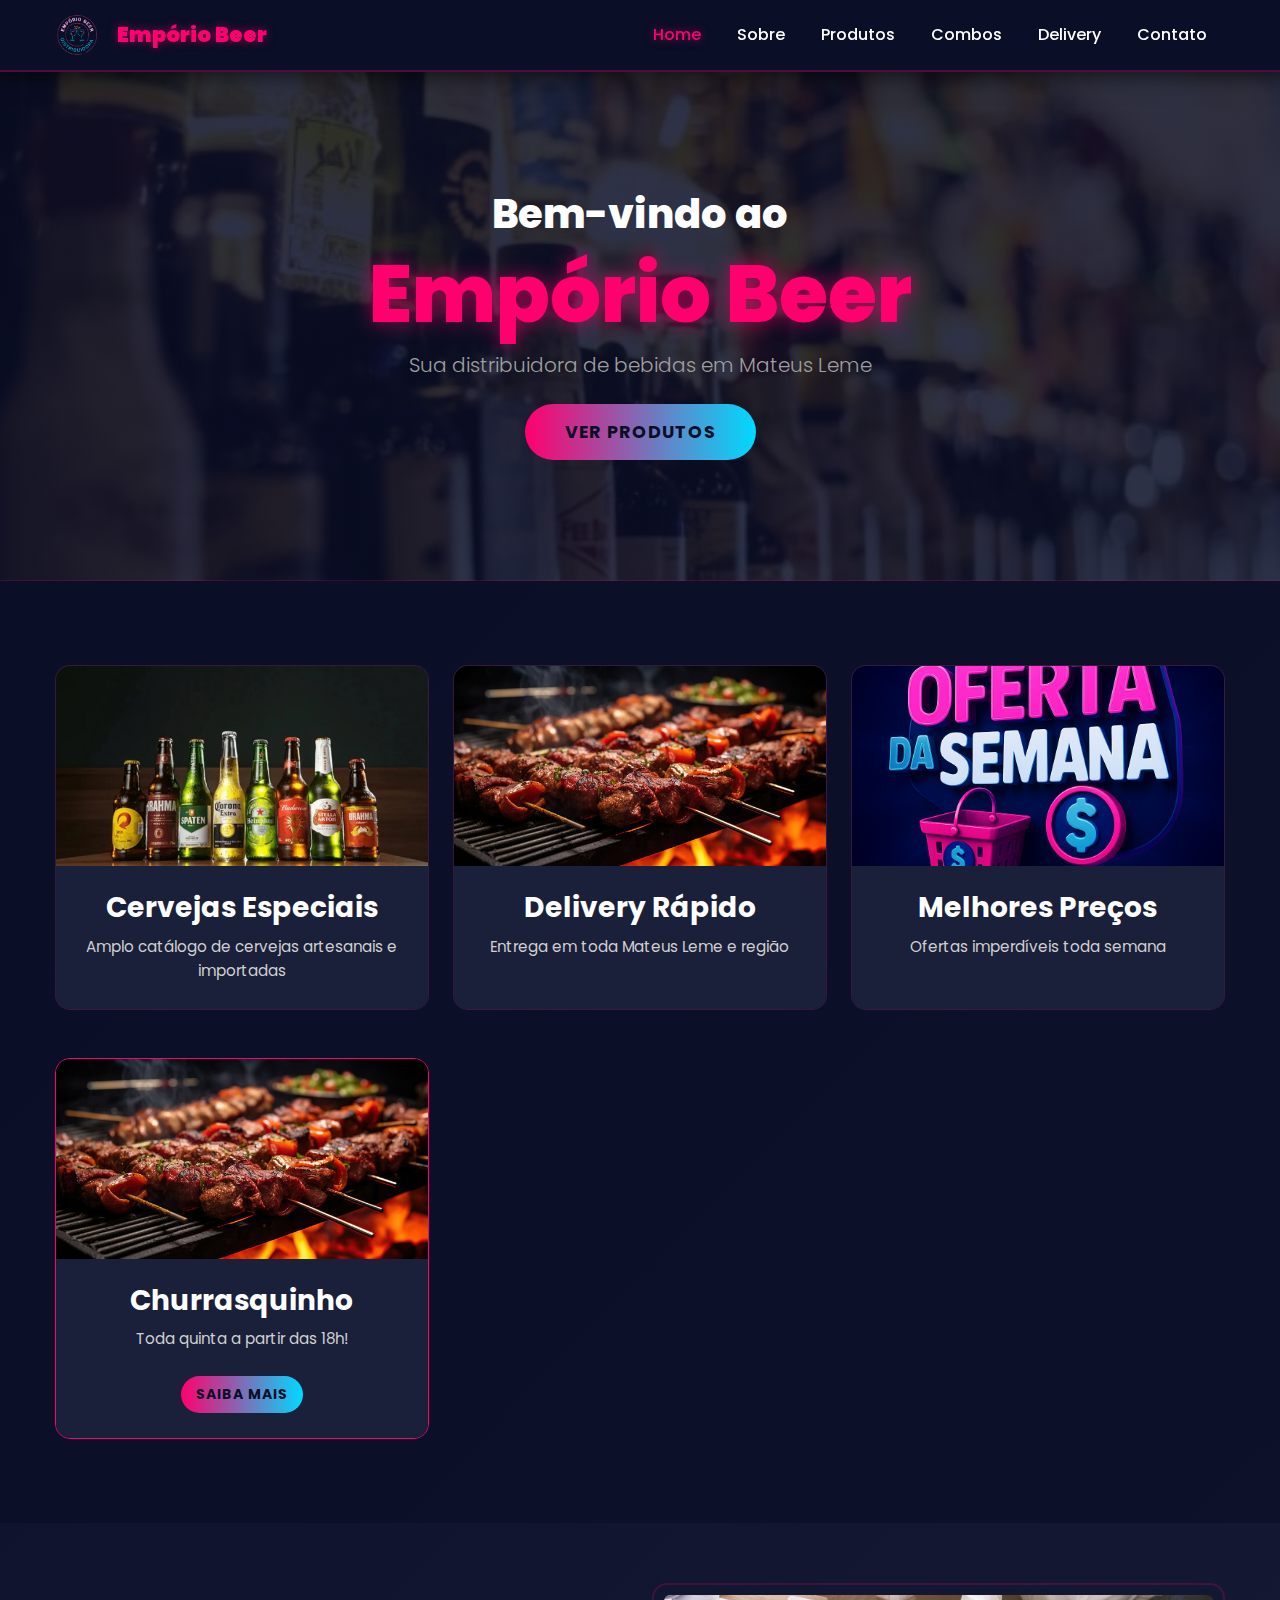
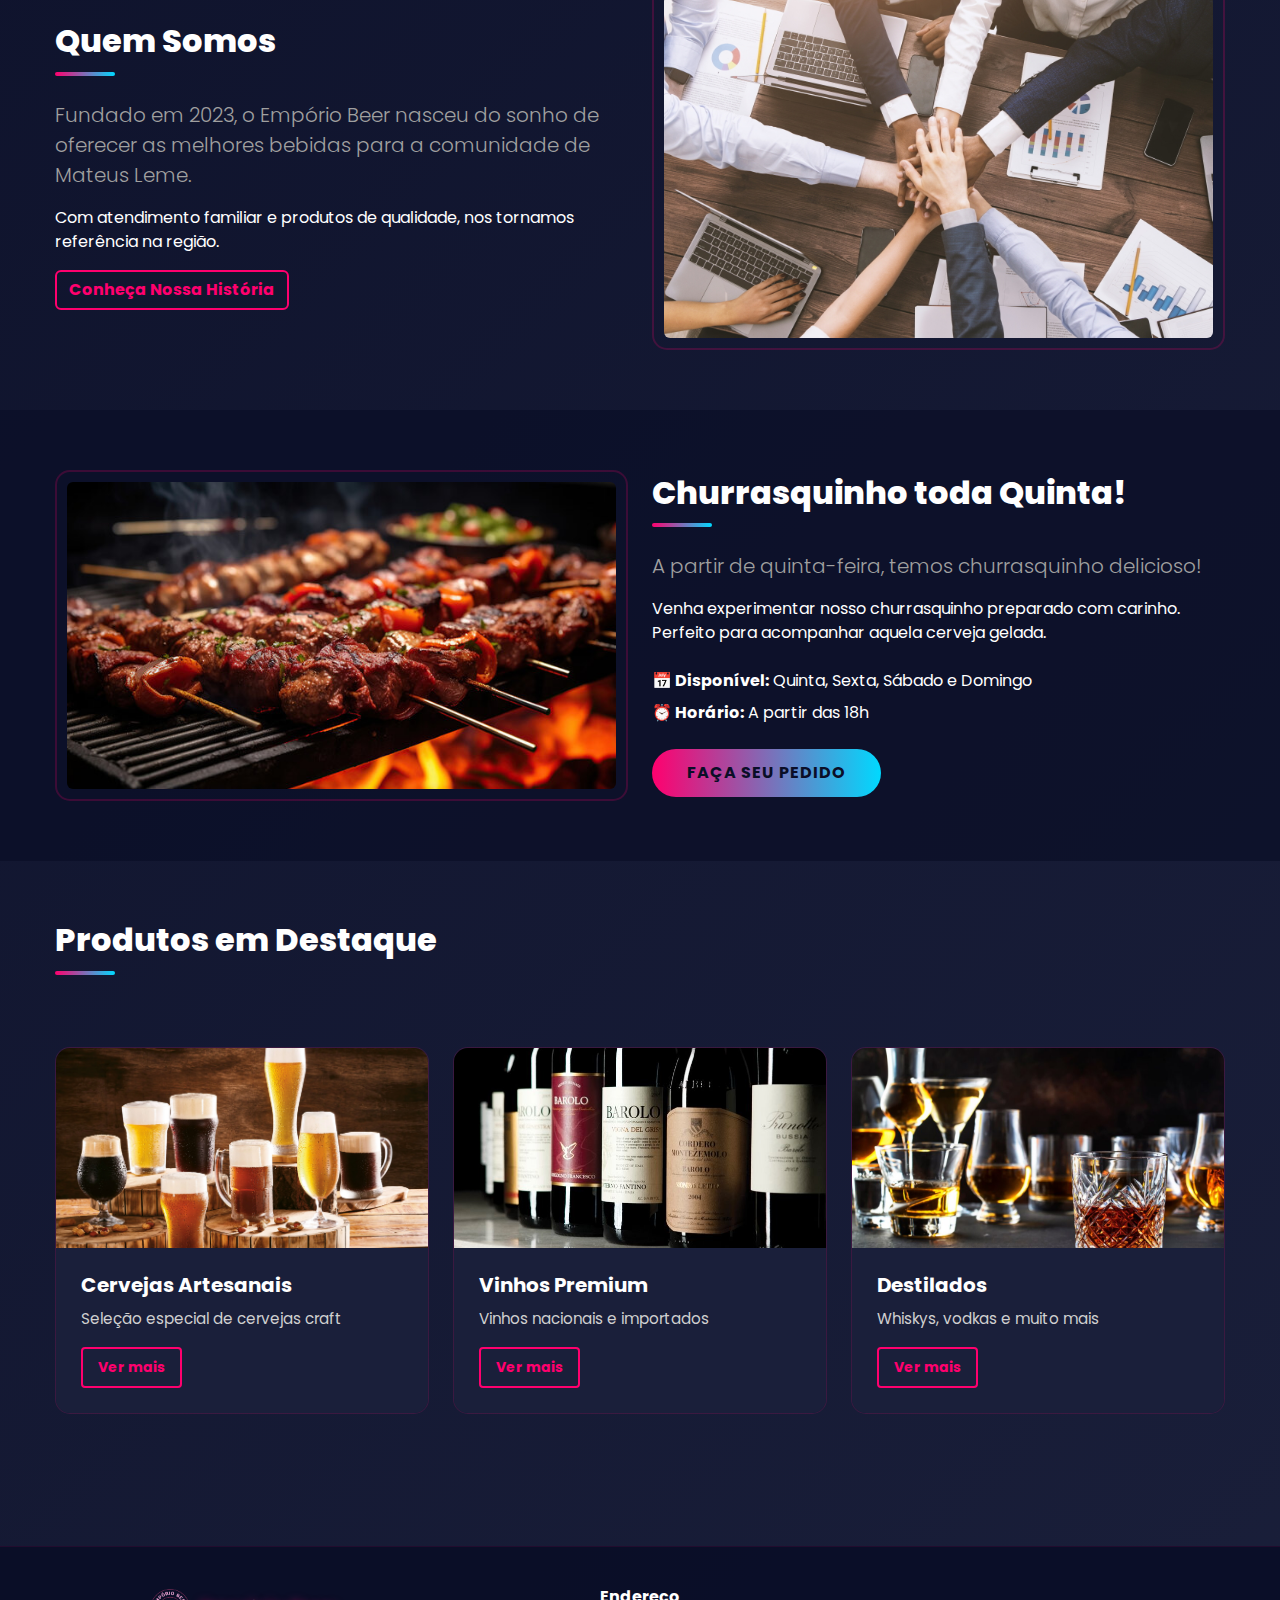
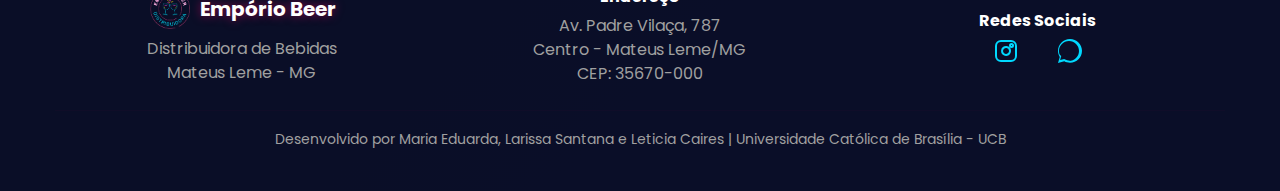
<file: emporio/index.html>
<!DOCTYPE html>
<html lang="pt-BR">
<head>
    <meta charset="UTF-8">
    <meta name="viewport" content="width=device-width, initial-scale=1.0">
    <title>Empório Beer | Home</title>

    <!-- Bootstrap CSS -->
    <link href="https://cdn.jsdelivr.net/npm/bootstrap@5.3.0/dist/css/bootstrap.min.css" rel="stylesheet">
    <!-- CSS Customizado -->
    <link rel="stylesheet" href="css/style.css">
</head>
<body>

    <!-- Navbar -->
    <nav class="navbar navbar-expand-lg navbar-dark fixed-top">
        <div class="container">
            <a class="navbar-brand d-flex align-items-center" href="index.html">
                <img src="img/logo.png" alt="Empório Beer" class="logo-img me-2">
                <span class="neon-text"><strong>Empório Beer</strong></span>
            </a>
            <button class="navbar-toggler" type="button" data-bs-toggle="collapse" data-bs-target="#navbarNav">
                <span class="navbar-toggler-icon"></span>
            </button>
            <div class="collapse navbar-collapse" id="navbarNav">
                <ul class="navbar-nav ms-auto">
                    <li class="nav-item"><a class="nav-link active" href="index.html">Home</a></li>
                    <li class="nav-item"><a class="nav-link" href="sobre.html">Sobre</a></li>
                    <li class="nav-item"><a class="nav-link" href="produtos.html">Produtos</a></li>
                    <li class="nav-item"><a class="nav-link" href="combos.html">Combos</a></li>
                    <li class="nav-item"><a class="nav-link" href="delivery.html">Delivery</a></li>
                    <li class="nav-item"><a class="nav-link" href="contato.html">Contato</a></li>
                </ul>
            </div>
        </div>
    </nav>

    <!-- Hero Section -->
    <section class="hero hero-bg d-flex align-items-center justify-content-center text-center">
        <div class="hero-content">
            <h1 class="display-4 fade-in">Bem-vindo ao</h1>
            <h2 class="display-1 neon-text glow fade-in">Empório Beer</h2>
            <p class="lead mb-4 fade-in">Sua distribuidora de bebidas em Mateus Leme</p>
            <a href="produtos.html" class="btn btn-custom btn-lg fade-in">Ver Produtos</a>
        </div>
    </section>

    <!-- Cards de Destaque -->
    <section class="py-5 bg-dark">
        <div class="container">
            <div class="row g-4">
                <div class="col-md-4">
                    <div class="card bg-dark-custom h-100 text-center scroll-item">
                        <img src="img/cervejas-produtos.webp" class="card-img-top" alt="Cervejas Especiais" style="height: 200px; object-fit: cover;">
                        <div class="card-body">
                            <h3 class="card-title">Cervejas Especiais</h3>
                            <p class="card-text">Amplo catálogo de cervejas artesanais e importadas</p>
                        </div>
                    </div>
                </div>
                <div class="col-md-4">
                    <div class="card bg-dark-custom h-100 text-center scroll-item">
                        <img src="img/360_F_644667408_J39NWDEjs4bHlvma3AzrtucRfc4uWxLH.jpg" class="card-img-top" alt="Delivery Rápido" style="height: 200px; object-fit: cover;">
                        <div class="card-body">
                            <h3 class="card-title">Delivery Rápido</h3>
                            <p class="card-text">Entrega em toda Mateus Leme e região</p>
                        </div>
                    </div>
                </div>
                <div class="col-md-4">
                    <div class="card bg-dark-custom h-100 text-center scroll-item">
                        <img src="img/ofertas.png" class="card-img-top" alt="Melhores Preços" style="height: 200px; object-fit: cover;">
                        <div class="card-body">
                            <h3 class="card-title">Melhores Preços</h3>
                            <p class="card-text">Ofertas imperdíveis toda semana</p>
                        </div>
                    </div>
                </div>
                <div class="col-md-4">
                    <div class="card bg-dark-custom h-100 text-center scroll-item" style="border-color: #ff006e !important;">
                        <img src="img/360_F_644667408_J39NWDEjs4bHlvma3AzrtucRfc4uWxLH.jpg" class="card-img-top" alt="Churrasquinho" style="height: 200px; object-fit: cover;">
                        <div class="card-body">
                            <h3 class="card-title text-pink">Churrasquinho</h3>
                            <p class="card-text">Toda quinta a partir das 18h!</p>
                            <a href="churrasquinho.html" class="btn btn-sm btn-custom mt-2">Saiba Mais</a>
                        </div>
                    </div>
                </div>
            </div>
        </div>
    </section>

    <!-- Sobre (Preview) -->
    <section class="py-5">
        <div class="container">
            <div class="row align-items-center">
                <div class="col-md-6 scroll-item">
                    <h2 class="section-title mb-4">Quem Somos</h2>
                    <p class="lead">
                        Fundado em 2023, o Empório Beer nasceu do sonho de oferecer as melhores bebidas
                        para a comunidade de Mateus Leme.
                    </p>
                    <p>
                        Com atendimento familiar e produtos de qualidade, nos tornamos referência na região.
                    </p>
                    <a href="sobre.html" class="btn btn-outline-custom">Conheça Nossa História</a>
                </div>
                <div class="col-md-6 scroll-item">
                    <div class="neon-box">
                        <img src="img/About-Us.jpg" alt="Empório Beer" class="img-fluid rounded">
                    </div>
                </div>
            </div>
        </div>
    </section>

    <!-- Churrasquinho -->
    <section class="py-5 bg-dark">
        <div class="container">
            <div class="row align-items-center">
                <div class="col-md-6 scroll-item">
                    <div class="neon-box">
                        <img src="img/360_F_644667408_J39NWDEjs4bHlvma3AzrtucRfc4uWxLH.jpg" alt="Churrasquinho" class="img-fluid rounded">
                    </div>
                </div>
                <div class="col-md-6 scroll-item">
                    <h2 class="section-title mb-4">Churrasquinho toda Quinta!</h2>
                    <p class="lead">A partir de quinta-feira, temos churrasquinho delicioso!</p>
                    <p>Venha experimentar nosso churrasquinho preparado com carinho. Perfeito para acompanhar aquela cerveja gelada.</p>
                    <div class="mt-4">
                        <p class="mb-2"><strong>📅 Disponível:</strong> Quinta, Sexta, Sábado e Domingo</p>
                        <p class="mb-2"><strong>⏰ Horário:</strong> A partir das 18h</p>
                    </div>
                    <a href="contato.html" class="btn btn-custom mt-3">Faça seu Pedido</a>
                </div>
            </div>
        </div>
    </section>

    <!-- Produtos Destaque -->
    <section class="py-5">
        <div class="container">
            <h2 class="section-title text-center mb-5 scroll-item">Produtos em Destaque</h2>
            <div class="row g-4">
                <div class="col-md-4">
                    <div class="card bg-dark-custom h-100 scroll-item">
                        <img src="img/cervejas.webp" class="card-img-top" alt="Cervejas Artesanais" style="height: 200px; object-fit: cover;">
                        <div class="card-body">
                            <h5 class="card-title text-pink">Cervejas Artesanais</h5>
                            <p class="card-text">Seleção especial de cervejas craft</p>
                            <a href="produtos.html" class="btn btn-sm btn-outline-custom">Ver mais</a>
                        </div>
                    </div>
                </div>
                <div class="col-md-4">
                    <div class="card bg-dark-custom h-100 scroll-item">
                        <img src="img/vinhos.jpeg" class="card-img-top" alt="Vinhos Premium" style="height: 200px; object-fit: cover;">
                        <div class="card-body">
                            <h5 class="card-title text-pink">Vinhos Premium</h5>
                            <p class="card-text">Vinhos nacionais e importados</p>
                            <a href="produtos.html" class="btn btn-sm btn-outline-custom">Ver mais</a>
                        </div>
                    </div>
                </div>
                <div class="col-md-4">
                    <div class="card bg-dark-custom h-100 scroll-item">
                        <img src="img/Destilados.jpg" class="card-img-top" alt="Destilados" style="height: 200px; object-fit: cover;">
                        <div class="card-body">
                            <h5 class="card-title text-pink">Destilados</h5>
                            <p class="card-text">Whiskys, vodkas e muito mais</p>
                            <a href="produtos.html" class="btn btn-sm btn-outline-custom">Ver mais</a>
                        </div>
                    </div>
                </div>
            </div>
        </div>
    </section>

    <!-- Footer -->
    <footer class="footer py-4 mt-5">
        <div class="container">
            <div class="row align-items-center mb-4">
                <div class="col-md-4 text-center text-md-start">
                    <div class="d-flex align-items-center justify-content-center justify-content-md-start gap-2">
                        <img src="img/logo.png" alt="Empório Beer" class="logo-img">
                        <h5 class="neon-text mb-0">Empório Beer</h5>
                    </div>
                    <p class="mb-0 mt-2">Distribuidora de Bebidas<br>Mateus Leme - MG</p>
                </div>
                <div class="col-md-4 text-center">
                    <h6>Endereço</h6>
                    <p class="mb-0">Av. Padre Vilaça, 787<br>Centro - Mateus Leme/MG<br>CEP: 35670-000</p>
                </div>
                <div class="col-md-4 text-center text-md-end">
                    <h6>Redes Sociais</h6>
                    <div class="social-icons">
                        <a href="https://instagram.com/emporio_beer_distribuidora" class="text-decoration-none me-3" target="_blank" title="Instagram">
                            <svg width="24" height="24" viewBox="0 0 24 24" fill="none" stroke="currentColor" stroke-width="2" style="color: #00d9ff;">
                                <rect x="2" y="2" width="20" height="20" rx="5" ry="5"></rect>
                                <path d="M16 11.37A4 4 0 1 1 12.63 8 4 4 0 0 1 16 11.37z"></path>
                                <circle cx="17.5" cy="6.5" r="1.5"></circle>
                            </svg>
                        </a>
                        <a href="#" class="text-decoration-none" target="_blank" title="WhatsApp">
                            <svg width="24" height="24" viewBox="0 0 24 24" fill="currentColor" style="color: #00d9ff;">
                                <path d="M12 0C5.37 0 0 5.37 0 12c0 2.1.62 4.16 1.76 5.92L0 24l6.29-1.67c1.67.96 3.57 1.47 5.71 1.47 6.63 0 12-5.37 12-12S18.63 0 12 0zm0 21.6c-1.9 0-3.76-.5-5.4-1.43l-.4-.22-4.08 1.09 1.12-4.02-.23-.37C1.49 16.25 1 14.17 1 12c0-5.52 4.48-10 10-10s10 4.48 10 10-4.48 10-10 10z"/>
                            </svg>
                        </a>
                    </div>
                </div>
            </div>
            <hr class="my-3">
            <div class="text-center">
                <p class="mb-0"><small>Desenvolvido por Maria Eduarda, Larissa Santana e Leticia Caires | Universidade Católica de Brasília - UCB</small></p>
            </div>
        </div>
    </footer>

    <!-- Bootstrap JS -->
    <script src="https://cdn.jsdelivr.net/npm/bootstrap@5.3.0/dist/js/bootstrap.bundle.min.js"></script>
    <!-- JavaScript Customizado -->
    <script src="js/script.js"></script>
</body>
</html>
</file>
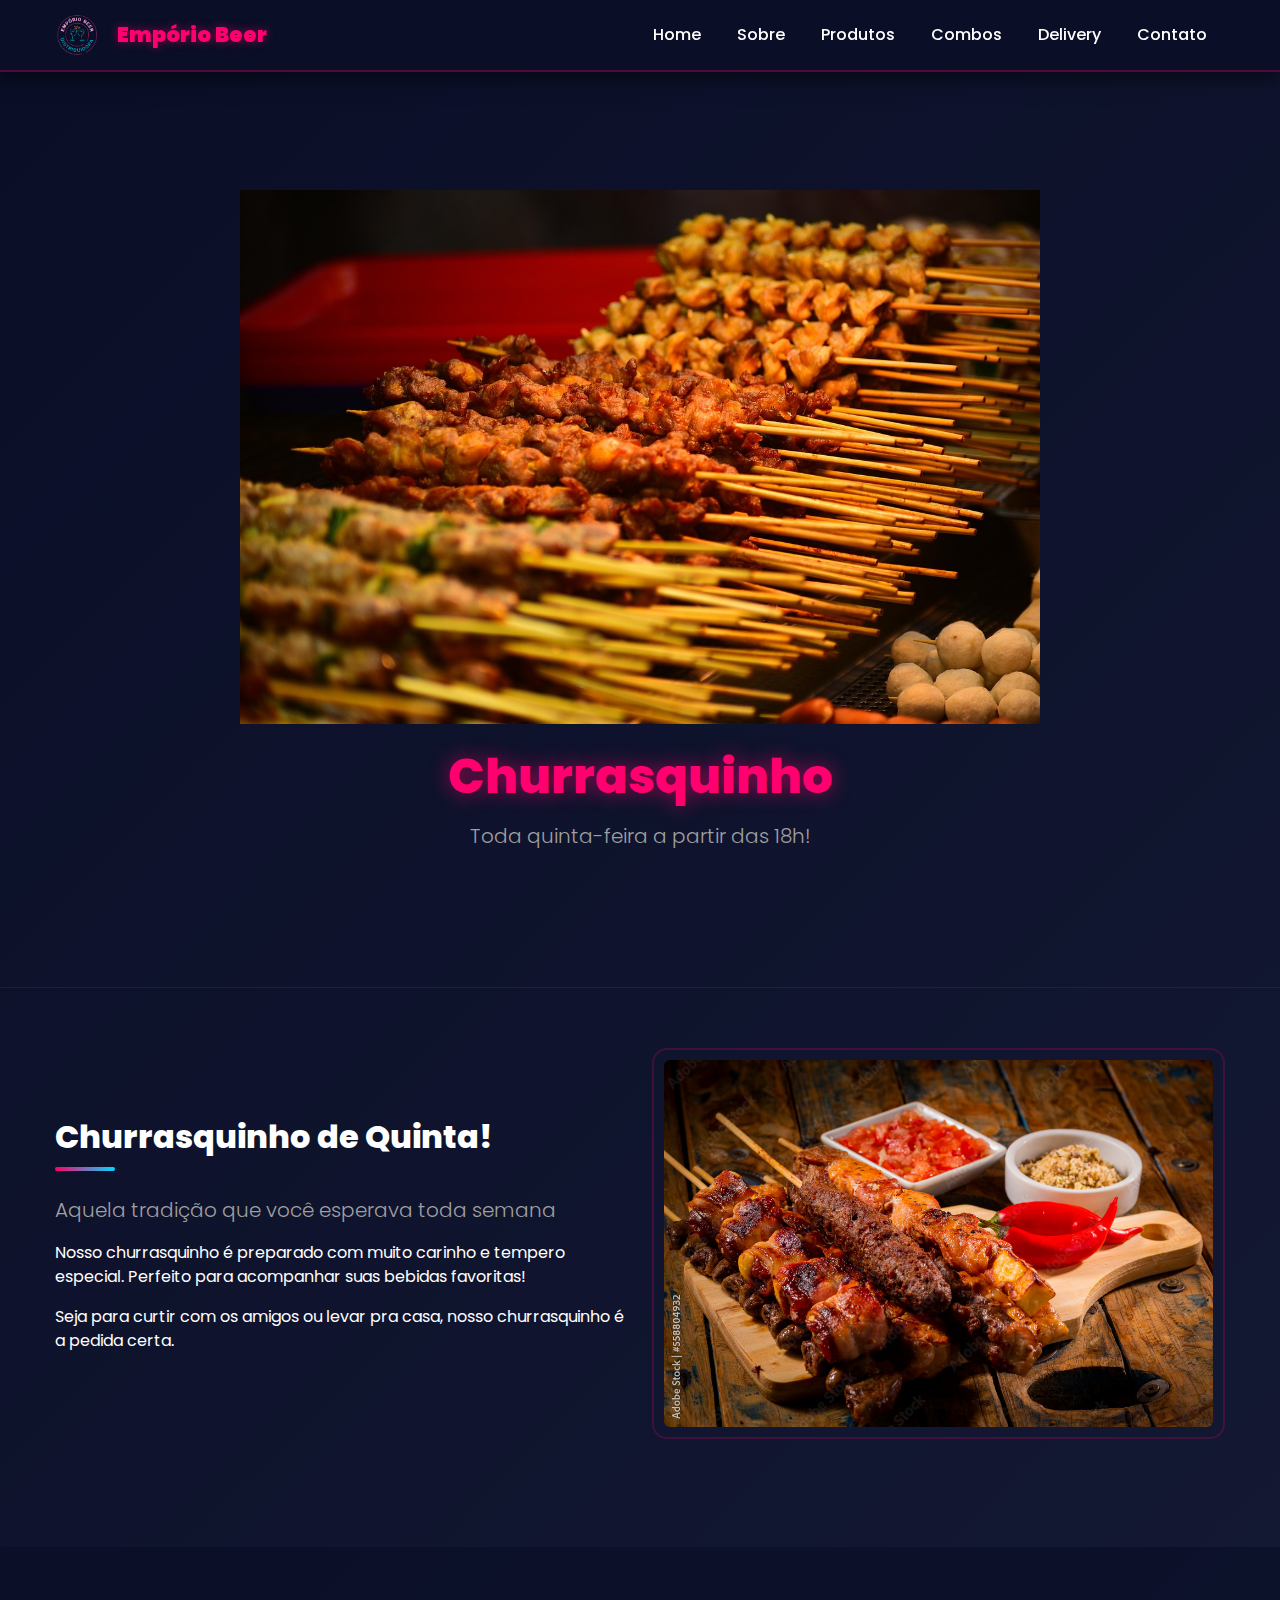
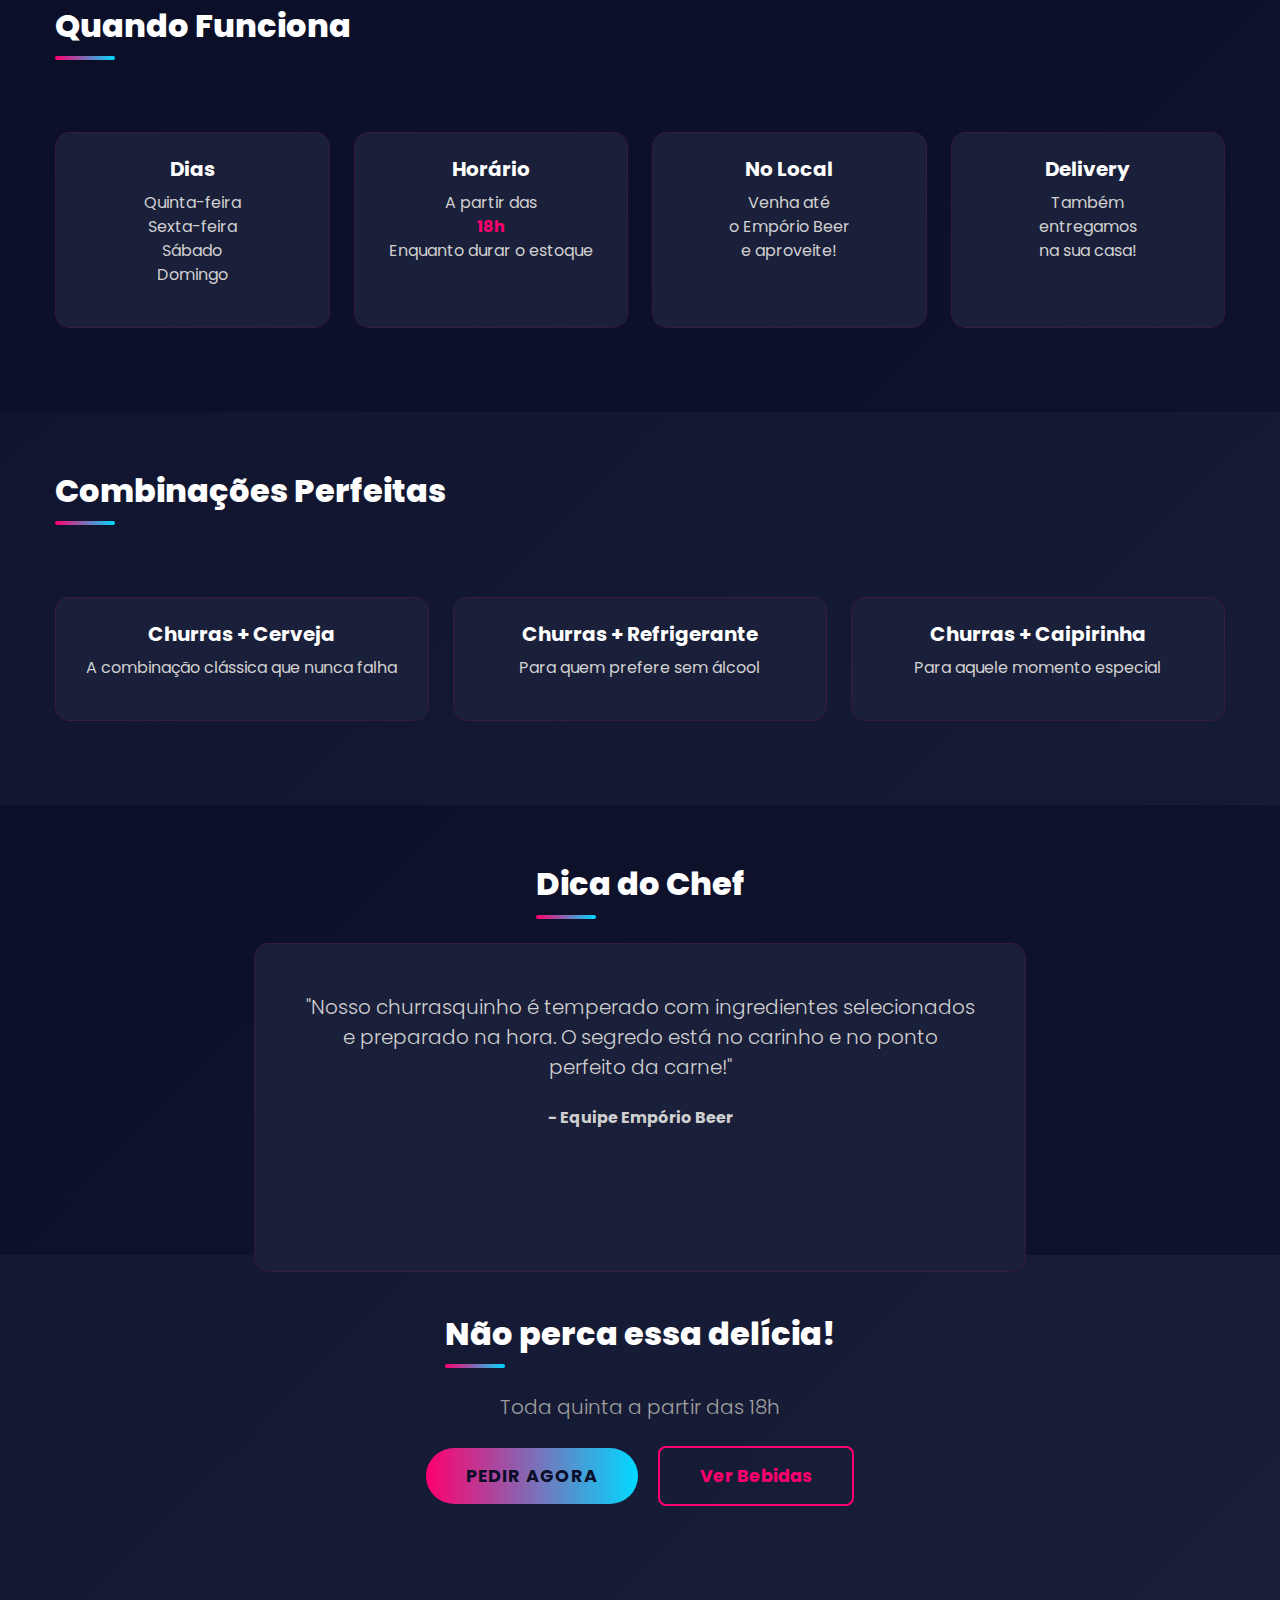
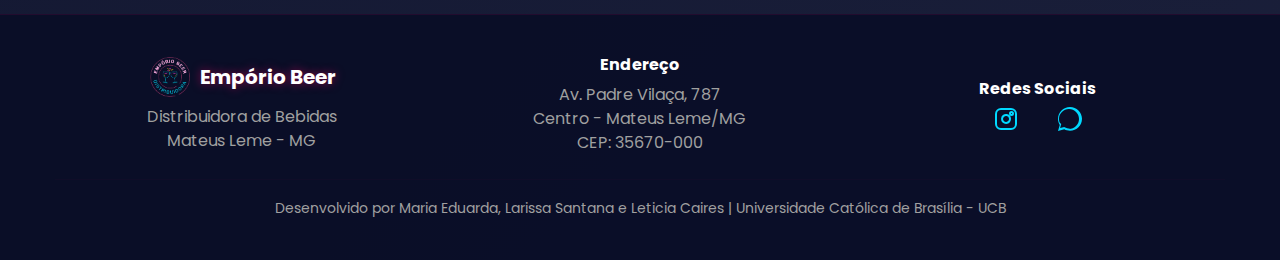
<file: emporio/churrasquinho.html>
<!DOCTYPE html>
<html lang="pt-BR">
<head>
    <meta charset="UTF-8">
    <meta name="viewport" content="width=device-width, initial-scale=1.0">
    <title>Churrasquinho | Empório Beer</title>
    <link href="https://cdn.jsdelivr.net/npm/bootstrap@5.3.0/dist/css/bootstrap.min.css" rel="stylesheet">
    <link rel="stylesheet" href="css/style.css">
</head>
<body>

    <!-- Navbar -->
    <nav class="navbar navbar-expand-lg navbar-dark fixed-top">
        <div class="container">
            <a class="navbar-brand d-flex align-items-center" href="index.html">

                <img src="img/logo.png" alt="Empório Beer" class="logo-img me-2">
                <span class="neon-text"><strong>Empório Beer</strong></span>
            </a>
            <button class="navbar-toggler" type="button" data-bs-toggle="collapse" data-bs-target="#navbarNav">
                <span class="navbar-toggler-icon"></span>
            </button>
            <div class="collapse navbar-collapse" id="navbarNav">
                <ul class="navbar-nav ms-auto">
                    <li class="nav-item"><a class="nav-link" href="index.html">Home</a></li>
                    <li class="nav-item"><a class="nav-link" href="sobre.html">Sobre</a></li>
                    <li class="nav-item"><a class="nav-link" href="produtos.html">Produtos</a></li>
                    <li class="nav-item"><a class="nav-link" href="combos.html">Combos</a></li>
                    <li class="nav-item"><a class="nav-link" href="delivery.html">Delivery</a></li>
                    <li class="nav-item"><a class="nav-link" href="contato.html">Contato</a></li>
                </ul>
            </div>
        </div>
    </nav>

    <!-- Header -->
    <section class="hero d-flex align-items-center justify-content-center text-center" style="min-height: 60vh;">
        <div>
            <div class="mb-4">
                <img src="img/churrascoo.jpg" alt="Churrasquinho" style="max-width: 800px; height: auto;">
            </div>
            <h1 class="display-2 neon-text glow">Churrasquinho</h1>
            <p class="lead">Toda quinta-feira a partir das 18h!</p>
        </div>
    </section>

    <!-- Informações -->
    <section class="py-5">
        <div class="container">
            <div class="row align-items-center mb-5">
                <div class="col-md-6 scroll-item">
                    <h2 class="section-title mb-4">Churrasquinho de Quinta!</h2>
                    <p class="lead">Aquela tradição que você esperava toda semana</p>
                    <p>Nosso churrasquinho é preparado com muito carinho e tempero especial. Perfeito para acompanhar suas bebidas favoritas!</p>
                    <p>Seja para curtir com os amigos ou levar pra casa, nosso churrasquinho é a pedida certa.</p>
                </div>
                <div class="col-md-6 scroll-item">
                    <div class="neon-box">
                        <img src="img/farofa.jpg" alt="Churrasquinho Empório Beer" class="img-fluid rounded">
                    </div>
                </div>
            </div>
        </div>
    </section>

    <!-- Detalhes -->
    <section class="py-5 bg-dark">
        <div class="container">
            <h2 class="section-title text-center mb-5 scroll-item">Quando Funciona</h2>
            <div class="row g-4">
                <div class="col-md-3">
                    <div class="card bg-dark-custom h-100 text-center scroll-item">
                        <div class="card-body p-4">
                            <h5 class="text-pink">Dias</h5>
                            <p>Quinta-feira<br>Sexta-feira<br>Sábado<br>Domingo</p>
                        </div>
                    </div>
                </div>
                <div class="col-md-3">
                    <div class="card bg-dark-custom h-100 text-center scroll-item">
                        <div class="card-body p-4">
                            <h5 class="text-pink">Horário</h5>
                            <p>A partir das<br><strong class="text-pink">18h</strong><br>Enquanto durar o estoque</p>
                        </div>
                    </div>
                </div>
                <div class="col-md-3">
                    <div class="card bg-dark-custom h-100 text-center scroll-item">
                        <div class="card-body p-4">
                            <h5 class="text-pink">No Local</h5>
                            <p>Venha até<br>o Empório Beer<br>e aproveite!</p>
                        </div>
                    </div>
                </div>
                <div class="col-md-3">
                    <div class="card bg-dark-custom h-100 text-center scroll-item">
                        <div class="card-body p-4">
                            <h5 class="text-pink">Delivery</h5>
                            <p>Também<br>entregamos<br>na sua casa!</p>
                        </div>
                    </div>
                </div>
            </div>
        </div>
    </section>

    <!-- Combinações -->
    <section class="py-5">
        <div class="container">
            <h2 class="section-title text-center mb-5 scroll-item">Combinações Perfeitas</h2>
            <div class="row g-4">
                <div class="col-md-4">
                    <div class="card bg-dark-custom h-100 text-center scroll-item">
                        <div class="card-body p-4">
                            <h5 class="text-pink">Churras + Cerveja</h5>
                            <p>A combinação clássica que nunca falha</p>
                        </div>
                    </div>
                </div>
                <div class="col-md-4">
                    <div class="card bg-dark-custom h-100 text-center scroll-item">
                        <div class="card-body p-4">
                            <h5 class="text-pink">Churras + Refrigerante</h5>
                            <p>Para quem prefere sem álcool</p>
                        </div>
                    </div>
                </div>
                <div class="col-md-4">
                    <div class="card bg-dark-custom h-100 text-center scroll-item">
                        <div class="card-body p-4">
                            <h5 class="text-pink">Churras + Caipirinha</h5>
                            <p>Para aquele momento especial</p>
                        </div>
                    </div>
                </div>
            </div>
        </div>
    </section>

    <!-- Dicas -->
    <section class="py-5 bg-dark">
        <div class="container">
            <div class="row">
                <div class="col-md-8 mx-auto text-center">
                    <h2 class="section-title mb-4 scroll-item">Dica do Chef</h2>
                    <div class="card bg-dark-custom scroll-item">
                        <div class="card-body p-5">
                            <p class="lead mb-4">"Nosso churrasquinho é temperado com ingredientes selecionados e preparado na hora. O segredo está no carinho e no ponto perfeito da carne!"</p>
                            <p class="text-pink"><strong>- Equipe Empório Beer</strong></p>
                        </div>
                    </div>
                </div>
            </div>
        </div>
    </section>

    <!-- CTA -->
    <section class="py-5 text-center">
        <div class="container">
            <h3 class="section-title mb-4 scroll-item">Não perca essa delícia!</h3>
            <p class="lead mb-4 scroll-item">Toda quinta a partir das 18h</p>
            <div class="scroll-item">
                <a href="contato.html" class="btn btn-custom btn-lg me-3">Pedir Agora</a>
                <a href="produtos.html" class="btn btn-outline-custom btn-lg">Ver Bebidas</a>
            </div>
        </div>
    </section>

    <!-- Footer -->
    <footer class="footer py-4 mt-5">
        <div class="container">
            <div class="row align-items-center mb-4">
                <div class="col-md-4 text-center text-md-start">
                    <div class="d-flex align-items-center justify-content-center justify-content-md-start gap-2">
                        <img src="img/logo.png" alt="Empório Beer" class="logo-img">
                        <h5 class="neon-text mb-0">Empório Beer</h5>
                    </div>
                    <p class="mb-0 mt-2">Distribuidora de Bebidas<br>Mateus Leme - MG</p>
                </div>
                <div class="col-md-4 text-center">
                    <h6>Endereço</h6>
                    <p class="mb-0">Av. Padre Vilaça, 787<br>Centro - Mateus Leme/MG<br>CEP: 35670-000</p>
                </div>
                <div class="col-md-4 text-center text-md-end">
                    <h6>Redes Sociais</h6>
                    <div class="social-icons">
                        <a href="https://instagram.com/emporio_beer_distribuidora" class="text-decoration-none me-3" target="_blank" title="Instagram">
                            <svg width="24" height="24" viewBox="0 0 24 24" fill="none" stroke="currentColor" stroke-width="2" style="color: #00d9ff;">
                                <rect x="2" y="2" width="20" height="20" rx="5" ry="5"></rect>
                                <path d="M16 11.37A4 4 0 1 1 12.63 8 4 4 0 0 1 16 11.37z"></path>
                                <circle cx="17.5" cy="6.5" r="1.5"></circle>
                            </svg>
                        </a>
                        <a href="#" class="text-decoration-none" target="_blank" title="WhatsApp">
                            <svg width="24" height="24" viewBox="0 0 24 24" fill="currentColor" style="color: #00d9ff;">
                                <path d="M12 0C5.37 0 0 5.37 0 12c0 2.1.62 4.16 1.76 5.92L0 24l6.29-1.67c1.67.96 3.57 1.47 5.71 1.47 6.63 0 12-5.37 12-12S18.63 0 12 0zm0 21.6c-1.9 0-3.76-.5-5.4-1.43l-.4-.22-4.08 1.09 1.12-4.02-.23-.37C1.49 16.25 1 14.17 1 12c0-5.52 4.48-10 10-10s10 4.48 10 10-4.48 10-10 10z"/>
                            </svg>
                        </a>
                    </div>
                </div>
            </div>
            <hr class="my-3">
            <div class="text-center">
                <p class="mb-0"><small>Desenvolvido por Maria Eduarda, Larissa Santana e Leticia Caires | Universidade Católica de Brasília - UCB</small></p>
            </div>
        </div>
    </footer>

    <script src="https://cdn.jsdelivr.net/npm/bootstrap@5.3.0/dist/js/bootstrap.bundle.min.js"></script>
    <script src="js/script.js"></script>
</body>
</html>
</file>
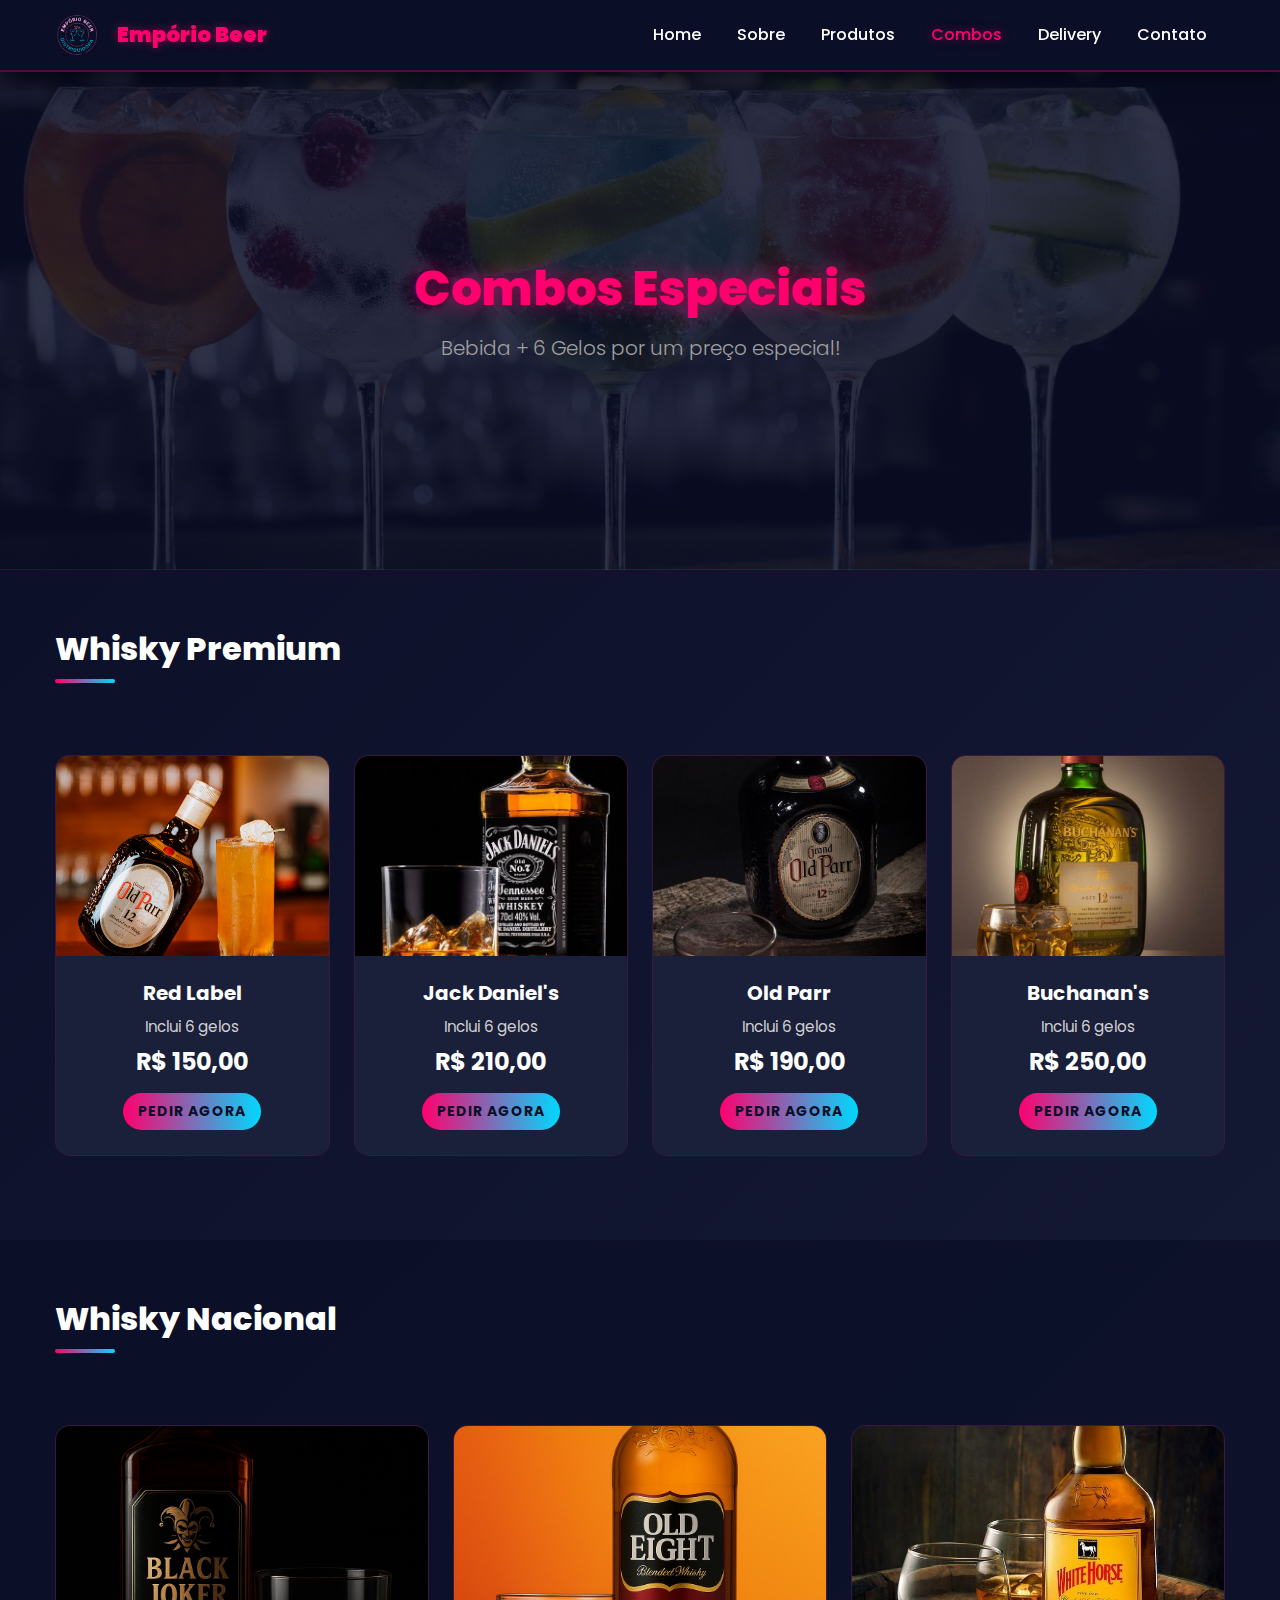
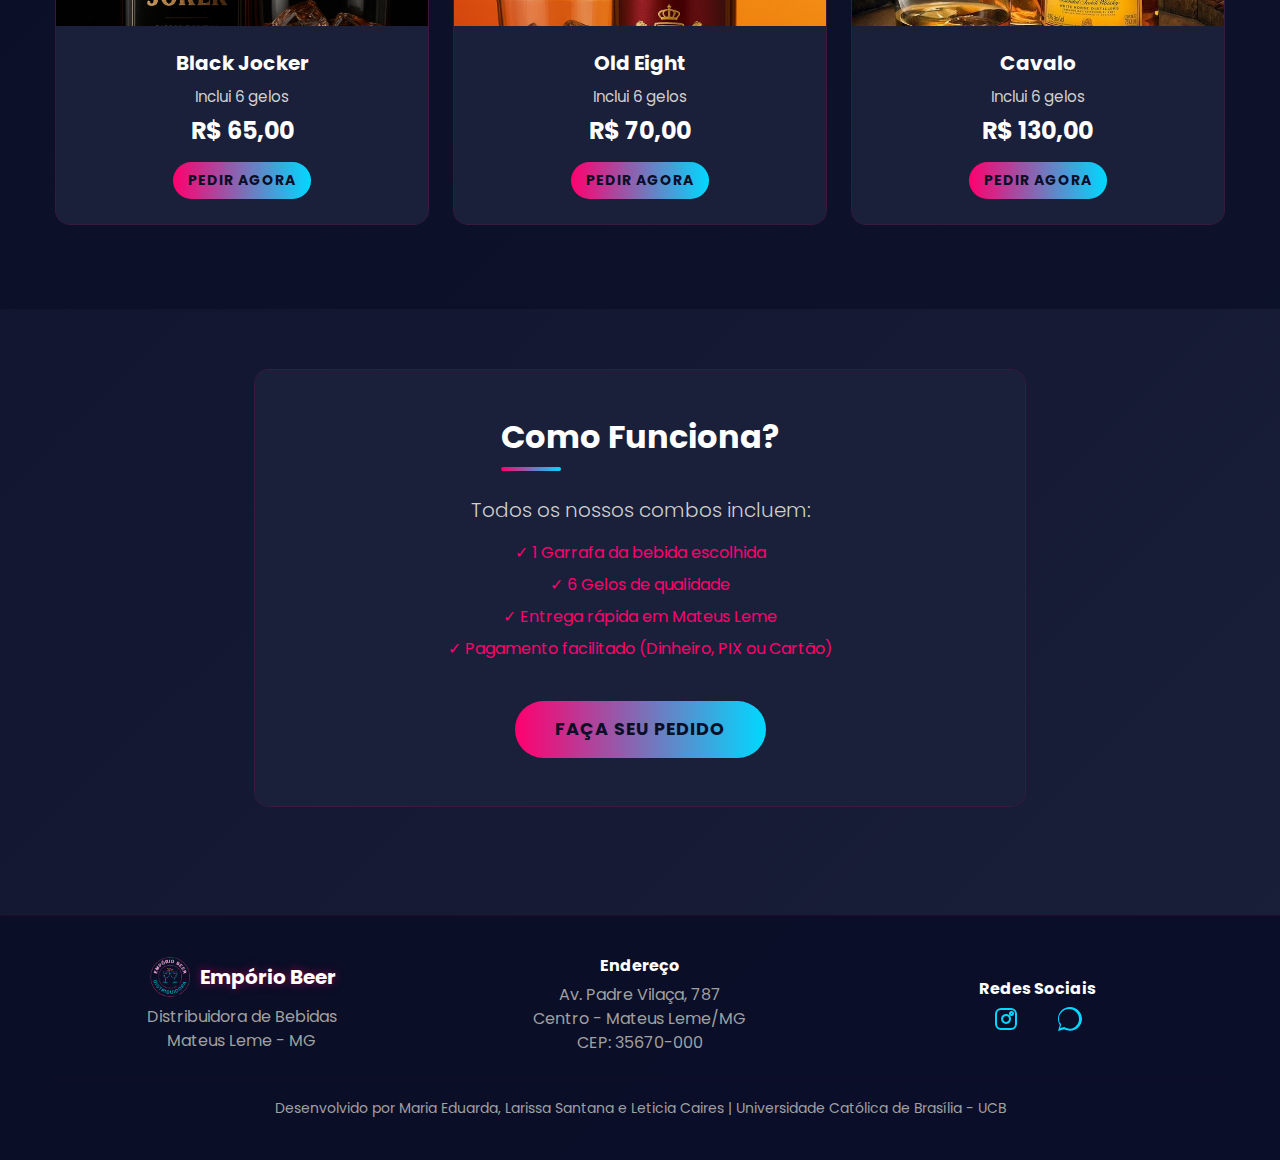
<file: emporio/combos.html>
<!DOCTYPE html>
<html lang="pt-BR">
<head>
    <meta charset="UTF-8">
    <meta name="viewport" content="width=device-width, initial-scale=1.0">
    <title>Combos | Empório Beer</title>
    <link href="https://cdn.jsdelivr.net/npm/bootstrap@5.3.0/dist/css/bootstrap.min.css" rel="stylesheet">
    <link rel="stylesheet" href="css/style.css">
</head>
<body>

    <!-- Navbar -->
    <nav class="navbar navbar-expand-lg navbar-dark fixed-top">
        <div class="container">
            <a class="navbar-brand d-flex align-items-center" href="index.html">

                <img src="img/logo.png" alt="Empório Beer" class="logo-img me-2">
                <span class="neon-text"><strong>Empório Beer</strong></span>
            </a>
            <button class="navbar-toggler" type="button" data-bs-toggle="collapse" data-bs-target="#navbarNav">
                <span class="navbar-toggler-icon"></span>
            </button>
            <div class="collapse navbar-collapse" id="navbarNav">
                <ul class="navbar-nav ms-auto">
                    <li class="nav-item"><a class="nav-link" href="index.html">Home</a></li>
                    <li class="nav-item"><a class="nav-link" href="sobre.html">Sobre</a></li>
                    <li class="nav-item"><a class="nav-link" href="produtos.html">Produtos</a></li>
                    <li class="nav-item"><a class="nav-link active" href="combos.html">Combos</a></li>
                    <li class="nav-item"><a class="nav-link" href="delivery.html">Delivery</a></li>
                    <li class="nav-item"><a class="nav-link" href="contato.html">Contato</a></li>
                </ul>
            </div>
        </div>
    </nav>

    <!-- Header -->
    <section class="hero d-flex align-items-center justify-content-center text-center" style="background: linear-gradient(135deg, rgba(10, 14, 39, 0.85) 0%, rgba(10, 14, 39, 0.85) 100%), url('img/combos.jpg') center/cover no-repeat; min-height: 500px;">
        <div>
            <h1 class="display-2 neon-text glow">Combos Especiais</h1>
            <p class="lead">Bebida + 6 Gelos por um preço especial!</p>
        </div>
    </section>

    <!-- Combos Whisky Premium -->
    <section class="py-5">
        <div class="container">
            <h2 class="section-title text-center mb-5 scroll-item">Whisky Premium</h2>
            <div class="row g-4">
                <div class="col-md-3">
                    <div class="card bg-dark-custom h-100 text-center scroll-item">
                        <img src="img/IG_OP_03_INDOMA╠uVEL_FEED_1080x1350-1.png" class="card-img-top" alt="Red Label" style="height: 200px; object-fit: cover;">
                        <div class="card-body">
                            <h5 class="card-title text-pink">Red Label</h5>
                            <p class="card-text mb-2">Inclui 6 gelos</p>
                            <h4 class="text-pink mb-3">R$ 150,00</h4>
                            <a href="contato.html" class="btn btn-sm btn-custom">Pedir Agora</a>
                        </div>
                    </div>
                </div>
                <div class="col-md-3">
                    <div class="card bg-dark-custom h-100 text-center scroll-item">
                        <img src="img/jackdaniels.jpeg" class="card-img-top" alt="Jack Daniel's" style="height: 200px; object-fit: cover;">
                        <div class="card-body">
                            <h5 class="card-title text-pink">Jack Daniel's</h5>
                            <p class="card-text mb-2">Inclui 6 gelos</p>
                            <h4 class="text-pink mb-3">R$ 210,00</h4>
                            <a href="contato.html" class="btn btn-sm btn-custom">Pedir Agora</a>
                        </div>
                    </div>
                </div>
                <div class="col-md-3">
                    <div class="card bg-dark-custom h-100 text-center scroll-item">
                        <img src="img/oldpar2.jpeg" class="card-img-top" alt="Old Parr" style="height: 200px; object-fit: cover;">
                        <div class="card-body">
                            <h5 class="card-title text-pink">Old Parr</h5>
                            <p class="card-text mb-2">Inclui 6 gelos</p>
                            <h4 class="text-pink mb-3">R$ 190,00</h4>
                            <a href="contato.html" class="btn btn-sm btn-custom">Pedir Agora</a>
                        </div>
                    </div>
                </div>
                <div class="col-md-3">
                    <div class="card bg-dark-custom h-100 text-center scroll-item">
                        <img src="img/old.jpeg" class="card-img-top" alt="Buchanan's" style="height: 200px; object-fit: cover;">
                        <div class="card-body">
                            <h5 class="card-title text-pink">Buchanan's</h5>
                            <p class="card-text mb-2">Inclui 6 gelos</p>
                            <h4 class="text-pink mb-3">R$ 250,00</h4>
                            <a href="contato.html" class="btn btn-sm btn-custom">Pedir Agora</a>
                        </div>
                    </div>
                </div>
            </div>
        </div>
    </section>

    <!-- Combos Whisky Nacional -->
    <section class="py-5 bg-dark">
        <div class="container">
            <h2 class="section-title text-center mb-5 scroll-item">Whisky Nacional</h2>
            <div class="row g-4 justify-content-center">
                <div class="col-md-4">
                    <div class="card bg-dark-custom h-100 text-center scroll-item">
                        <img src="img/blackjack.jpeg" class="card-img-top" alt="Black Jocker" style="height: 200px; object-fit: cover;">
                        <div class="card-body">
                            <h5 class="card-title text-pink">Black Jocker</h5>
                            <p class="card-text mb-2">Inclui 6 gelos</p>
                            <h4 class="text-pink mb-3">R$ 65,00</h4>
                            <a href="contato.html" class="btn btn-sm btn-custom">Pedir Agora</a>
                        </div>
                    </div>
                </div>
                <div class="col-md-4">
                    <div class="card bg-dark-custom h-100 text-center scroll-item">
                        <img src="img/oldeight.jpeg" class="card-img-top" alt="Old Eight" style="height: 200px; object-fit: cover;">
                        <div class="card-body">
                            <h5 class="card-title text-pink">Old Eight</h5>
                            <p class="card-text mb-2">Inclui 6 gelos</p>
                            <h4 class="text-pink mb-3">R$ 70,00</h4>
                            <a href="contato.html" class="btn btn-sm btn-custom">Pedir Agora</a>
                        </div>
                    </div>
                </div>
                <div class="col-md-4">
                    <div class="card bg-dark-custom h-100 text-center scroll-item">
                        <img src="img/whirhorse.jpeg" class="card-img-top" alt="Cavalo" style="height: 200px; object-fit: cover;">
                        <div class="card-body">
                            <h5 class="card-title text-pink">Cavalo</h5>
                            <p class="card-text mb-2">Inclui 6 gelos</p>
                            <h4 class="text-pink mb-3">R$ 130,00</h4>
                            <a href="contato.html" class="btn btn-sm btn-custom">Pedir Agora</a>
                        </div>
                    </div>
                </div>
            </div>
        </div>
    </section>

    <!-- Informações Adicionais -->
    <section class="py-5">
        <div class="container">
            <div class="row">
                <div class="col-md-8 mx-auto">
                    <div class="card bg-dark-custom scroll-item">
                        <div class="card-body p-5 text-center">
                            <h3 class="section-title mb-4">Como Funciona?</h3>
                            <p class="lead mb-3">Todos os nossos combos incluem:</p>
                            <ul class="list-unstyled">
                                <li class="mb-2"><span class="text-pink">✓ 1 Garrafa da bebida escolhida</span></li>
                                <li class="mb-2"><span class="text-pink">✓ 6 Gelos de qualidade</span></li>
                                <li class="mb-2"><span class="text-pink">✓ Entrega rápida em Mateus Leme</span></li>
                                <li class="mb-2"><span class="text-pink">✓ Pagamento facilitado (Dinheiro, PIX ou Cartão)</span></li>
                            </ul>
                            <a href="contato.html" class="btn btn-custom btn-lg mt-4">Faça seu Pedido</a>
                        </div>
                    </div>
                </div>
            </div>
        </div>
    </section>

    <!-- Footer -->
    <footer class="footer py-4 mt-5">
        <div class="container">
            <div class="row align-items-center mb-4">
                <div class="col-md-4 text-center text-md-start">
                    <div class="d-flex align-items-center justify-content-center justify-content-md-start gap-2">
                        <img src="img/logo.png" alt="Empório Beer" class="logo-img">
                        <h5 class="neon-text mb-0">Empório Beer</h5>
                    </div>
                    <p class="mb-0 mt-2">Distribuidora de Bebidas<br>Mateus Leme - MG</p>
                </div>
                <div class="col-md-4 text-center">
                    <h6>Endereço</h6>
                    <p class="mb-0">Av. Padre Vilaça, 787<br>Centro - Mateus Leme/MG<br>CEP: 35670-000</p>
                </div>
                <div class="col-md-4 text-center text-md-end">
                    <h6>Redes Sociais</h6>
                    <div class="social-icons">
                        <a href="https://instagram.com/emporio_beer_distribuidora" class="text-decoration-none me-3" target="_blank" title="Instagram">
                            <svg width="24" height="24" viewBox="0 0 24 24" fill="none" stroke="currentColor" stroke-width="2" style="color: #00d9ff;">
                                <rect x="2" y="2" width="20" height="20" rx="5" ry="5"></rect>
                                <path d="M16 11.37A4 4 0 1 1 12.63 8 4 4 0 0 1 16 11.37z"></path>
                                <circle cx="17.5" cy="6.5" r="1.5"></circle>
                            </svg>
                        </a>
                        <a href="#" class="text-decoration-none" target="_blank" title="WhatsApp">
                            <svg width="24" height="24" viewBox="0 0 24 24" fill="currentColor" style="color: #00d9ff;">
                                <path d="M12 0C5.37 0 0 5.37 0 12c0 2.1.62 4.16 1.76 5.92L0 24l6.29-1.67c1.67.96 3.57 1.47 5.71 1.47 6.63 0 12-5.37 12-12S18.63 0 12 0zm0 21.6c-1.9 0-3.76-.5-5.4-1.43l-.4-.22-4.08 1.09 1.12-4.02-.23-.37C1.49 16.25 1 14.17 1 12c0-5.52 4.48-10 10-10s10 4.48 10 10-4.48 10-10 10z"/>
                            </svg>
                        </a>
                    </div>
                </div>
            </div>
            <hr class="my-3">
            <div class="text-center">
                <p class="mb-0"><small>Desenvolvido por Maria Eduarda, Larissa Santana e Leticia Caires | Universidade Católica de Brasília - UCB</small></p>
            </div>
        </div>
    </footer>

    <script src="https://cdn.jsdelivr.net/npm/bootstrap@5.3.0/dist/js/bootstrap.bundle.min.js"></script>
    <script src="js/script.js"></script>
</body>
</html>
</file>
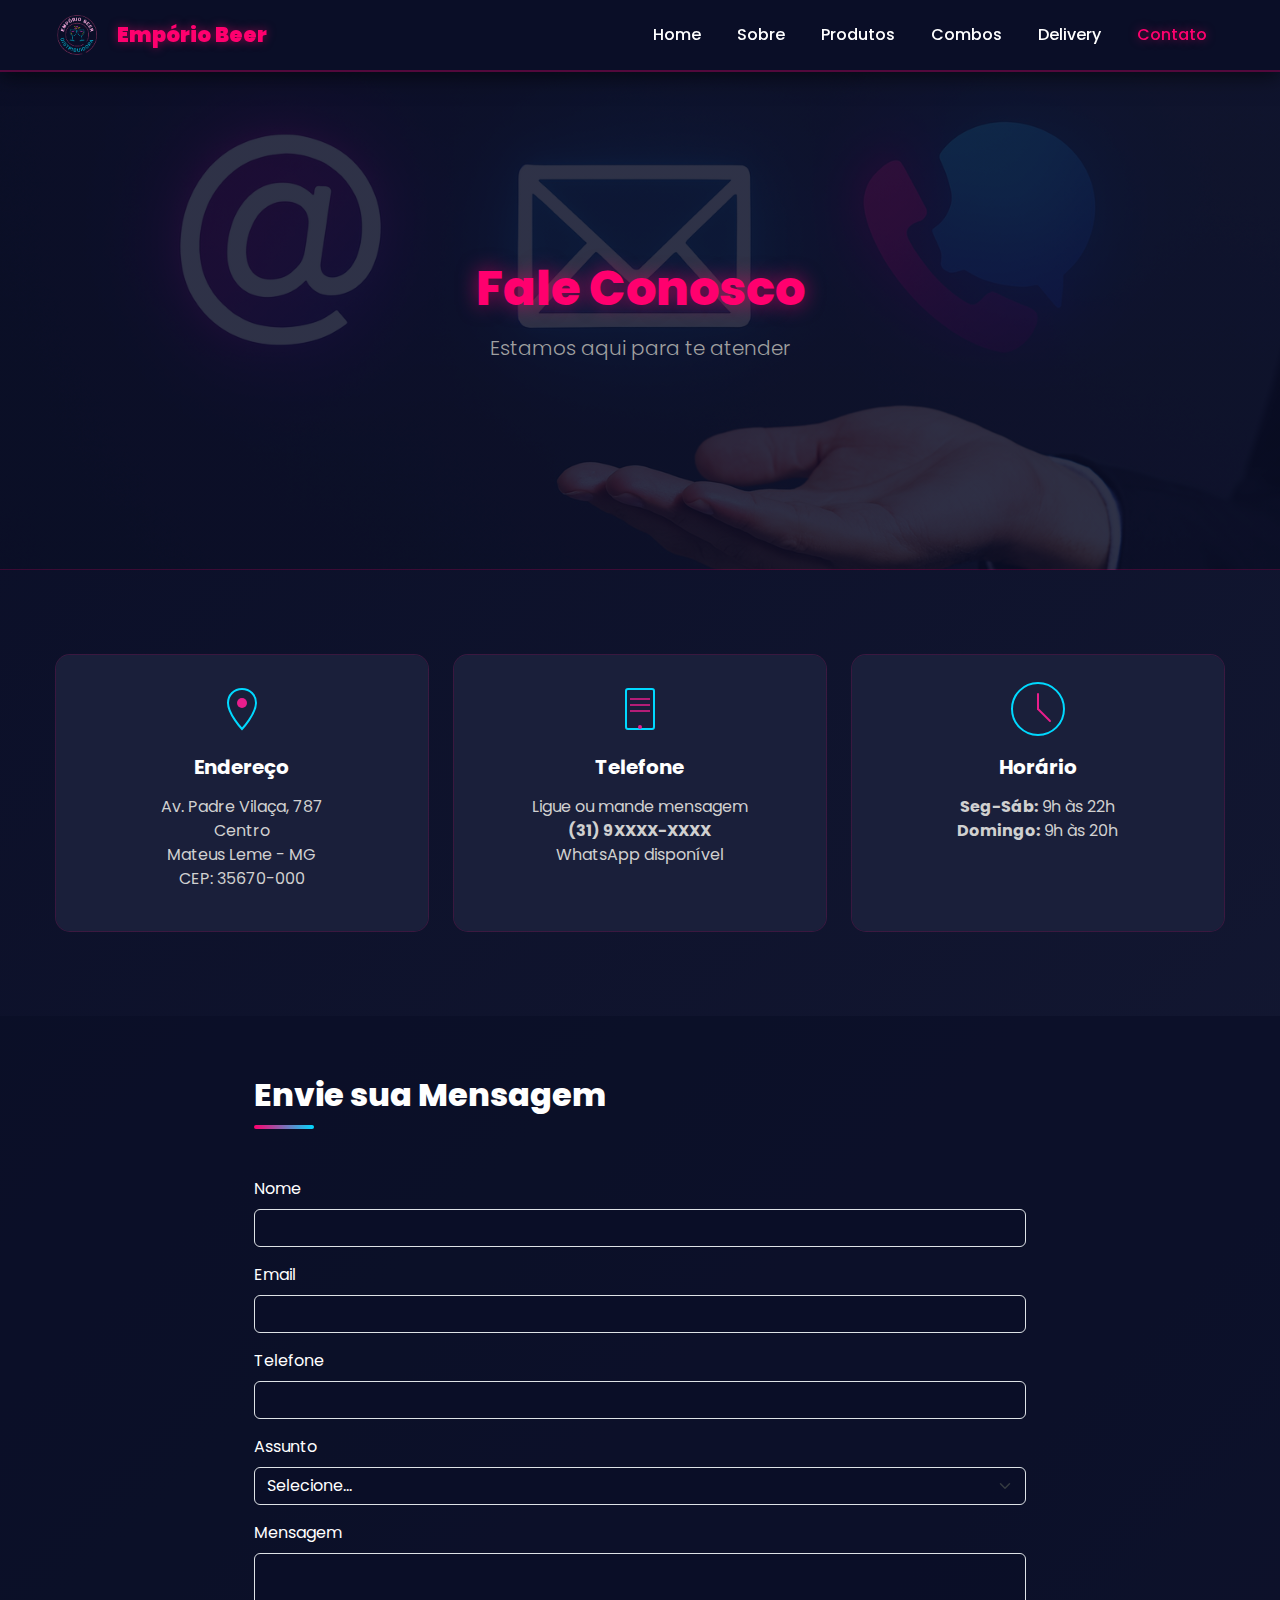
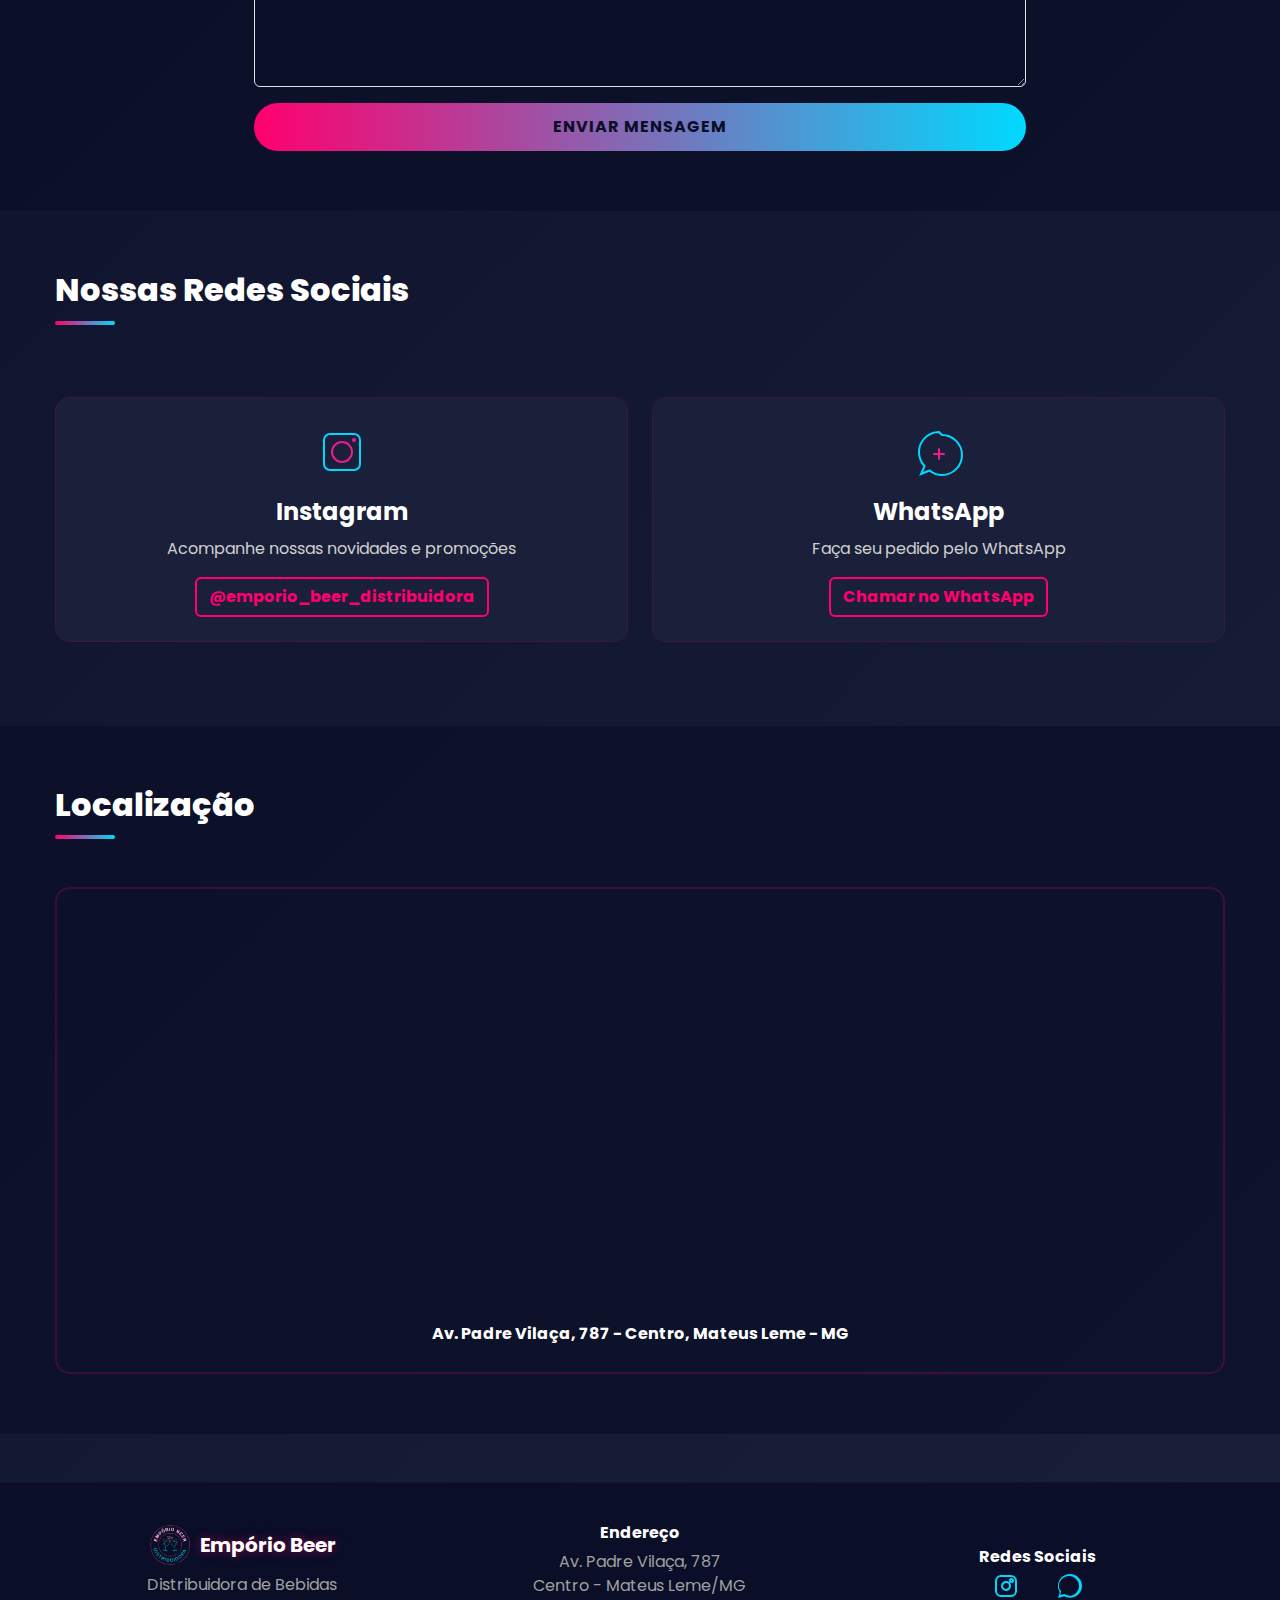
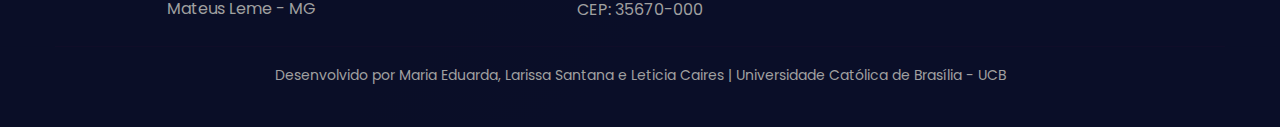
<file: emporio/contato.html>
<!DOCTYPE html>
<html lang="pt-BR">
<head>
    <meta charset="UTF-8">
    <meta name="viewport" content="width=device-width, initial-scale=1.0">
    <title>Contato | Empório Beer</title>
    <link href="https://cdn.jsdelivr.net/npm/bootstrap@5.3.0/dist/css/bootstrap.min.css" rel="stylesheet">
    <link rel="stylesheet" href="css/style.css">
</head>
<body>

    <!-- Navbar -->
    <nav class="navbar navbar-expand-lg navbar-dark fixed-top">
        <div class="container">
            <a class="navbar-brand d-flex align-items-center" href="index.html">

                <img src="img/logo.png" alt="Empório Beer" class="logo-img me-2">
                <span class="neon-text"><strong>Empório Beer</strong></span>
            </a>
            <button class="navbar-toggler" type="button" data-bs-toggle="collapse" data-bs-target="#navbarNav">
                <span class="navbar-toggler-icon"></span>
            </button>
            <div class="collapse navbar-collapse" id="navbarNav">
                <ul class="navbar-nav ms-auto">
                    <li class="nav-item"><a class="nav-link" href="index.html">Home</a></li>
                    <li class="nav-item"><a class="nav-link" href="sobre.html">Sobre</a></li>
                    <li class="nav-item"><a class="nav-link" href="produtos.html">Produtos</a></li>
                    <li class="nav-item"><a class="nav-link" href="combos.html">Combos</a></li>
                    <li class="nav-item"><a class="nav-link" href="delivery.html">Delivery</a></li>
                    <li class="nav-item"><a class="nav-link active" href="contato.html">Contato</a></li>
                </ul>
            </div>
        </div>
    </nav>

    <!-- Header -->
    <section class="hero d-flex align-items-center justify-content-center text-center" style="background: linear-gradient(135deg, rgba(10, 14, 39, 0.85) 0%, rgba(10, 14, 39, 0.85) 100%), url('img/faleconosco.png') center/cover no-repeat; min-height: 500px;">
        <div>
            <h1 class="display-2 neon-text glow">Fale Conosco</h1>
            <p class="lead">Estamos aqui para te atender</p>
        </div>
    </section>

    <!-- Informações de Contato -->
    <section class="py-5">
        <div class="container">
            <div class="row g-4">
                <div class="col-md-4">
                    <div class="card bg-dark-custom h-100 text-center scroll-item">
                        <div class="card-body p-4">
                            <div class="icon-box mb-3">
                                <svg width="60" height="60" viewBox="0 0 60 60" fill="none" xmlns="http://www.w3.org/2000/svg" style="margin: 0 auto; display: block;">
                                    <path d="M30 10C22 10 16 16 16 24C16 35 30 50 30 50C30 50 44 35 44 24C44 16 38 10 30 10Z" stroke="#00d9ff" stroke-width="2" fill="none"/>
                                    <circle cx="30" cy="24" r="5" fill="#e91e8c"/>
                                </svg>
                            </div>
                            <h5 class="text-pink mb-3">Endereço</h5>
                            <p>Av. Padre Vilaça, 787<br>
                            Centro<br>
                            Mateus Leme - MG<br>
                            CEP: 35670-000</p>
                        </div>
                    </div>
                </div>
                <div class="col-md-4">
                    <div class="card bg-dark-custom h-100 text-center scroll-item">
                        <div class="card-body p-4">
                            <div class="icon-box mb-3">
                                <svg width="60" height="60" viewBox="0 0 60 60" fill="none" xmlns="http://www.w3.org/2000/svg" style="margin: 0 auto; display: block;">
                                    <rect x="16" y="10" width="28" height="40" rx="2" stroke="#00d9ff" stroke-width="2"/>
                                    <circle cx="30" cy="48" r="2" fill="#e91e8c"/>
                                    <line x1="20" y1="20" x2="40" y2="20" stroke="#e91e8c" stroke-width="1.5"/>
                                    <line x1="20" y1="26" x2="40" y2="26" stroke="#e91e8c" stroke-width="1.5"/>
                                    <line x1="20" y1="32" x2="40" y2="32" stroke="#e91e8c" stroke-width="1.5"/>
                                </svg>
                            </div>
                            <h5 class="text-pink mb-3">Telefone</h5>
                            <p>Ligue ou mande mensagem<br>
                            <strong>(31) 9XXXX-XXXX</strong><br>
                            WhatsApp disponível</p>
                        </div>
                    </div>
                </div>
                <div class="col-md-4">
                    <div class="card bg-dark-custom h-100 text-center scroll-item">
                        <div class="card-body p-4">
                            <div class="icon-box mb-3">
                                <svg width="60" height="60" viewBox="0 0 60 60" fill="none" xmlns="http://www.w3.org/2000/svg" style="margin: 0 auto; display: block;">
                                    <circle cx="30" cy="30" r="26" stroke="#00d9ff" stroke-width="2"/>
                                    <line x1="30" y1="15" x2="30" y2="30" stroke="#e91e8c" stroke-width="2" stroke-linecap="round"/>
                                    <line x1="30" y1="30" x2="42" y2="42" stroke="#e91e8c" stroke-width="2" stroke-linecap="round"/>
                                </svg>
                            </div>
                            <h5 class="text-pink mb-3">Horário</h5>
                            <p><strong>Seg-Sáb:</strong> 9h às 22h<br>
                            <strong>Domingo:</strong> 9h às 20h</p>
                        </div>
                    </div>
                </div>
            </div>
        </div>
    </section>

    <!-- Formulário de Contato -->
    <section class="py-5 bg-dark">
        <div class="container">
            <div class="row">
                <div class="col-md-8 mx-auto">
                    <h2 class="section-title text-center mb-5 scroll-item">Envie sua Mensagem</h2>
                    <form class="scroll-item">
                        <div class="mb-3">
                            <label for="nome" class="form-label">Nome</label>
                            <input type="text" class="form-control bg-dark text-white" id="nome" required>
                        </div>
                        <div class="mb-3">
                            <label for="email" class="form-label">Email</label>
                            <input type="email" class="form-control bg-dark text-white" id="email" required>
                        </div>
                        <div class="mb-3">
                            <label for="telefone" class="form-label">Telefone</label>
                            <input type="tel" class="form-control bg-dark text-white" id="telefone">
                        </div>
                        <div class="mb-3">
                            <label for="assunto" class="form-label">Assunto</label>
                            <select class="form-select bg-dark text-white" id="assunto">
                                <option value="">Selecione...</option>
                                <option value="pedido">Fazer Pedido</option>
                                <option value="duvida">Dúvida</option>
                                <option value="sugestao">Sugestão</option>
                                <option value="reclamacao">Reclamação</option>
                            </select>
                        </div>
                        <div class="mb-3">
                            <label for="mensagem" class="form-label">Mensagem</label>
                            <textarea class="form-control bg-dark text-white" id="mensagem" rows="5" required></textarea>
                        </div>
                        <button type="submit" class="btn btn-custom w-100">Enviar Mensagem</button>
                    </form>
                </div>
            </div>
        </div>
    </section>

    <!-- Redes Sociais -->
    <section class="py-5">
        <div class="container">
            <h2 class="section-title text-center mb-5 scroll-item">Nossas Redes Sociais</h2>
            <div class="row g-4">
                <div class="col-md-6">
                    <div class="card bg-dark-custom h-100 scroll-item">
                        <div class="card-body text-center p-4">
                            <div class="icon-box mb-3">
                                <svg width="60" height="60" viewBox="0 0 60 60" fill="none" xmlns="http://www.w3.org/2000/svg" style="margin: 0 auto; display: block;">
                                    <rect x="12" y="12" width="36" height="36" rx="6" stroke="#00d9ff" stroke-width="2"/>
                                    <circle cx="30" cy="30" r="10" stroke="#e91e8c" stroke-width="2" fill="none"/>
                                    <circle cx="42" cy="18" r="2" fill="#e91e8c"/>
                                </svg>
                            </div>
                            <h4 class="text-pink">Instagram</h4>
                            <p>Acompanhe nossas novidades e promoções</p>
                            <a href="https://instagram.com/emporio_beer_distribuidora" target="_blank" class="btn btn-outline-custom">@emporio_beer_distribuidora</a>
                        </div>
                    </div>
                </div>
                <div class="col-md-6">
                    <div class="card bg-dark-custom h-100 scroll-item">
                        <div class="card-body text-center p-4">
                            <div class="icon-box mb-3">
                                <svg width="60" height="60" viewBox="0 0 60 60" fill="none" xmlns="http://www.w3.org/2000/svg" style="margin: 0 auto; display: block;">
                                    <path d="M30 10C18.95 10 10 18.95 10 30C10 35.5 12.2 40.5 15.6 44.2L12 52L20.5 48.5C24 51.5 28.3 53 33 53C44.05 53 53 44.05 53 33C53 21.95 44.05 13 33 13Z" stroke="#00d9ff" stroke-width="2" fill="none"/>
                                    <path d="M25 32H35M30 27V37" stroke="#e91e8c" stroke-width="2" stroke-linecap="round"/>
                                </svg>
                            </div>
                            <h4 class="text-pink">WhatsApp</h4>
                            <p>Faça seu pedido pelo WhatsApp</p>
                            <a href="#" class="btn btn-outline-custom">Chamar no WhatsApp</a>
                        </div>
                    </div>
                </div>
            </div>
        </div>
    </section>

    <!-- Mapa -->
    <section class="py-5 bg-dark">
        <div class="container">
            <h2 class="section-title text-center mb-5 scroll-item">Localização</h2>
            <div class="neon-box scroll-item">
                <iframe
                    src="https://www.google.com/maps/embed?pb=!1m18!1m12!1m3!1d3751.4!2d-44.4267!3d-19.9847!2m3!1f0!2f0!3f0!3m2!1i1024!2i768!4f13.1!3m3!1m2!1s0x0%3A0x0!2zMTnCsDU5JzA1LjAiUyA0NMKwMjUnMzYuMSJX!5e0!3m2!1spt-BR!2sbr!4v1234567890"
                    width="100%"
                    height="400"
                    style="border:0; border-radius: 10px;"
                    allowfullscreen=""
                    loading="lazy"
                    referrerpolicy="no-referrer-when-downgrade">
                </iframe>
                <p class="text-center mt-3">
                    <strong>Av. Padre Vilaça, 787 - Centro, Mateus Leme - MG</strong>
                </p>
            </div>
        </div>
    </section>

    <!-- Footer -->
    <footer class="footer py-4 mt-5">
        <div class="container">
            <div class="row align-items-center mb-4">
                <div class="col-md-4 text-center text-md-start">
                    <div class="d-flex align-items-center justify-content-center justify-content-md-start gap-2">
                        <img src="img/logo.png" alt="Empório Beer" class="logo-img">
                        <h5 class="neon-text mb-0">Empório Beer</h5>
                    </div>
                    <p class="mb-0 mt-2">Distribuidora de Bebidas<br>Mateus Leme - MG</p>
                </div>
                <div class="col-md-4 text-center">
                    <h6>Endereço</h6>
                    <p class="mb-0">Av. Padre Vilaça, 787<br>Centro - Mateus Leme/MG<br>CEP: 35670-000</p>
                </div>
                <div class="col-md-4 text-center text-md-end">
                    <h6>Redes Sociais</h6>
                    <div class="social-icons">
                        <a href="https://instagram.com/emporio_beer_distribuidora" class="text-decoration-none me-3" target="_blank" title="Instagram">
                            <svg width="24" height="24" viewBox="0 0 24 24" fill="none" stroke="currentColor" stroke-width="2" style="color: #00d9ff;">
                                <rect x="2" y="2" width="20" height="20" rx="5" ry="5"></rect>
                                <path d="M16 11.37A4 4 0 1 1 12.63 8 4 4 0 0 1 16 11.37z"></path>
                                <circle cx="17.5" cy="6.5" r="1.5"></circle>
                            </svg>
                        </a>
                        <a href="#" class="text-decoration-none" target="_blank" title="WhatsApp">
                            <svg width="24" height="24" viewBox="0 0 24 24" fill="currentColor" style="color: #00d9ff;">
                                <path d="M12 0C5.37 0 0 5.37 0 12c0 2.1.62 4.16 1.76 5.92L0 24l6.29-1.67c1.67.96 3.57 1.47 5.71 1.47 6.63 0 12-5.37 12-12S18.63 0 12 0zm0 21.6c-1.9 0-3.76-.5-5.4-1.43l-.4-.22-4.08 1.09 1.12-4.02-.23-.37C1.49 16.25 1 14.17 1 12c0-5.52 4.48-10 10-10s10 4.48 10 10-4.48 10-10 10z"/>
                            </svg>
                        </a>
                    </div>
                </div>
            </div>
            <hr class="my-3">
            <div class="text-center">
                <p class="mb-0"><small>Desenvolvido por Maria Eduarda, Larissa Santana e Leticia Caires | Universidade Católica de Brasília - UCB</small></p>
            </div>
        </div>
    </footer>

    <script src="https://cdn.jsdelivr.net/npm/bootstrap@5.3.0/dist/js/bootstrap.bundle.min.js"></script>
    <script src="js/script.js"></script>
</body>
</html>
</file>
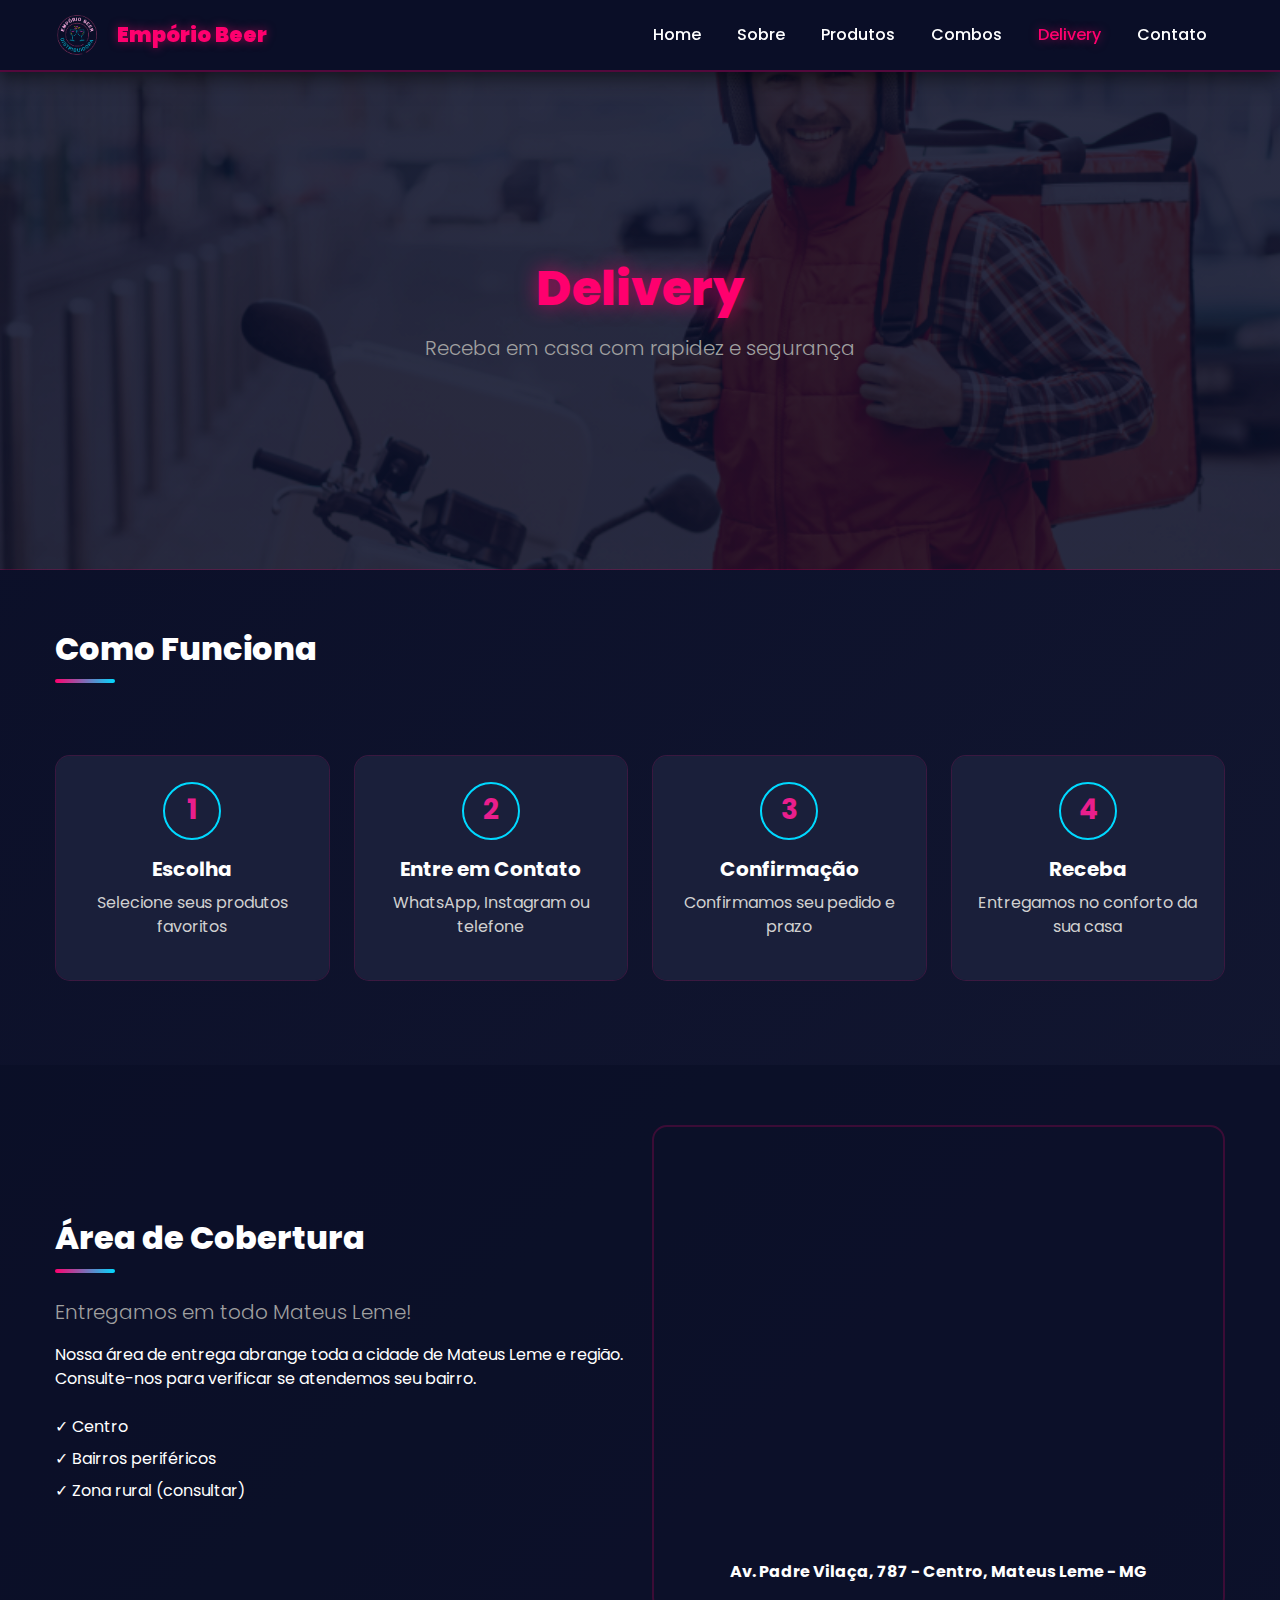
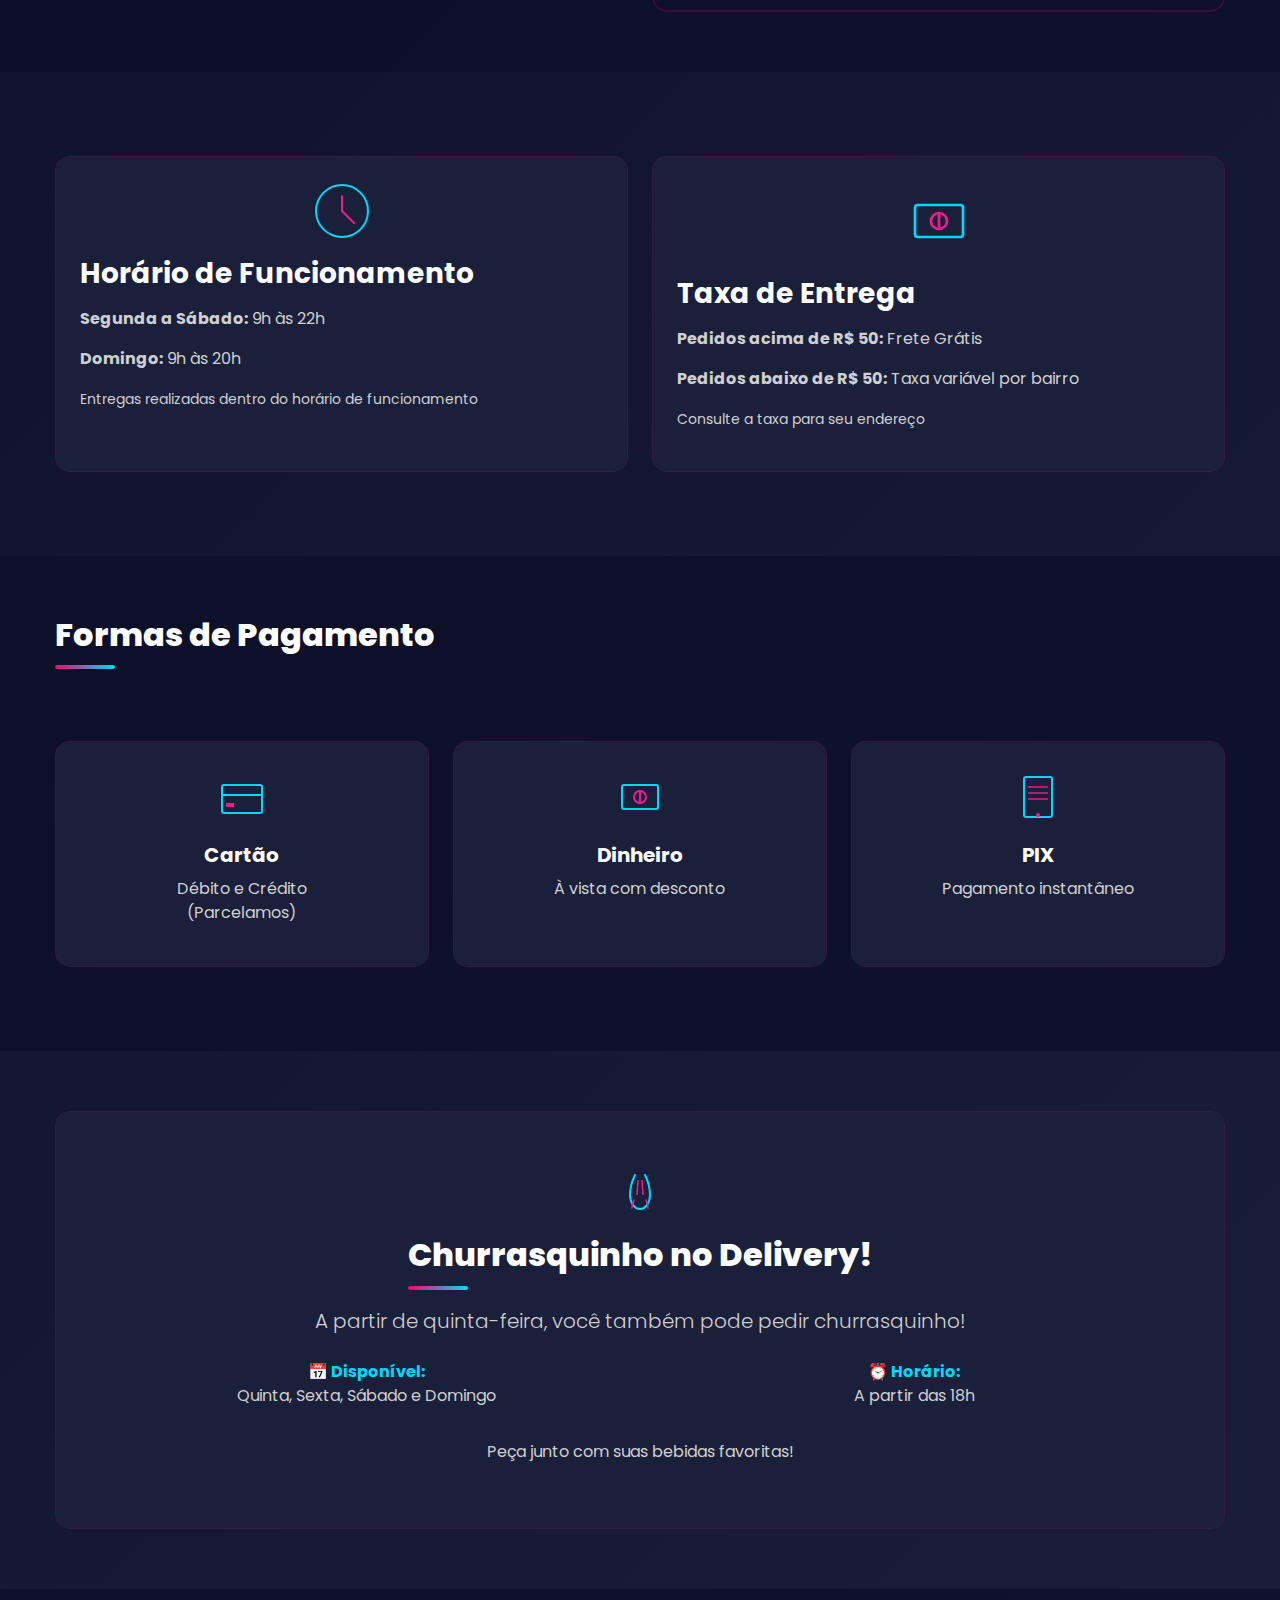
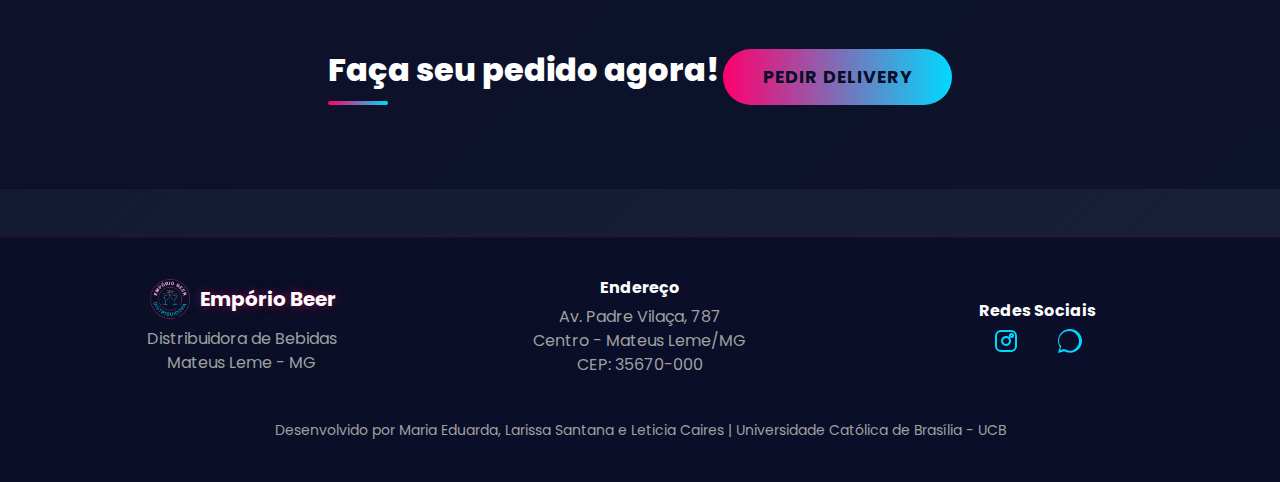
<file: emporio/delivery.html>
<!DOCTYPE html>
<html lang="pt-BR">
<head>
    <meta charset="UTF-8">
    <meta name="viewport" content="width=device-width, initial-scale=1.0">
    <title>Delivery | Empório Beer</title>
    <link href="https://cdn.jsdelivr.net/npm/bootstrap@5.3.0/dist/css/bootstrap.min.css" rel="stylesheet">
    <link rel="stylesheet" href="css/style.css">
</head>
<body>

    <!-- Navbar -->
    <nav class="navbar navbar-expand-lg navbar-dark fixed-top">
        <div class="container">
            <a class="navbar-brand d-flex align-items-center" href="index.html">

                <img src="img/logo.png" alt="Empório Beer" class="logo-img me-2">
                <span class="neon-text"><strong>Empório Beer</strong></span>
            </a>
            <button class="navbar-toggler" type="button" data-bs-toggle="collapse" data-bs-target="#navbarNav">
                <span class="navbar-toggler-icon"></span>
            </button>
            <div class="collapse navbar-collapse" id="navbarNav">
                <ul class="navbar-nav ms-auto">
                    <li class="nav-item"><a class="nav-link" href="index.html">Home</a></li>
                    <li class="nav-item"><a class="nav-link" href="sobre.html">Sobre</a></li>
                    <li class="nav-item"><a class="nav-link" href="produtos.html">Produtos</a></li>
                    <li class="nav-item"><a class="nav-link" href="combos.html">Combos</a></li>
                    <li class="nav-item"><a class="nav-link active" href="delivery.html">Delivery</a></li>
                    <li class="nav-item"><a class="nav-link" href="contato.html">Contato</a></li>
                </ul>
            </div>
        </div>
    </nav>

    <!-- Header -->
    <section class="hero d-flex align-items-center justify-content-center text-center" style="background: linear-gradient(135deg, rgba(10, 14, 39, 0.85) 0%, rgba(10, 14, 39, 0.85) 100%), url('img/delvery.png') center/cover no-repeat; min-height: 500px;">
        <div>
            <h1 class="display-2 neon-text glow">Delivery</h1>
            <p class="lead">Receba em casa com rapidez e segurança</p>
        </div>
    </section>

    <!-- Como Funciona -->
    <section class="py-5">
        <div class="container">
            <h2 class="section-title text-center mb-5 scroll-item">Como Funciona</h2>
            <div class="row g-4">
                <div class="col-md-3">
                    <div class="card bg-dark-custom h-100 text-center scroll-item">
                        <div class="card-body">
                            <div class="icon-box mb-3">
                                <svg width="60" height="60" viewBox="0 0 60 60" fill="none" xmlns="http://www.w3.org/2000/svg" style="margin: 0 auto; display: block;">
                                    <circle cx="30" cy="30" r="28" stroke="#00d9ff" stroke-width="2"/>
                                    <text x="30" y="38" font-size="28" font-weight="bold" fill="#e91e8c" text-anchor="middle">1</text>
                                </svg>
                            </div>
                            <h5 class="text-pink">Escolha</h5>
                            <p>Selecione seus produtos favoritos</p>
                        </div>
                    </div>
                </div>
                <div class="col-md-3">
                    <div class="card bg-dark-custom h-100 text-center scroll-item">
                        <div class="card-body">
                            <div class="icon-box mb-3">
                                <svg width="60" height="60" viewBox="0 0 60 60" fill="none" xmlns="http://www.w3.org/2000/svg" style="margin: 0 auto; display: block;">
                                    <circle cx="30" cy="30" r="28" stroke="#00d9ff" stroke-width="2"/>
                                    <text x="30" y="38" font-size="28" font-weight="bold" fill="#e91e8c" text-anchor="middle">2</text>
                                </svg>
                            </div>
                            <h5 class="text-pink">Entre em Contato</h5>
                            <p>WhatsApp, Instagram ou telefone</p>
                        </div>
                    </div>
                </div>
                <div class="col-md-3">
                    <div class="card bg-dark-custom h-100 text-center scroll-item">
                        <div class="card-body">
                            <div class="icon-box mb-3">
                                <svg width="60" height="60" viewBox="0 0 60 60" fill="none" xmlns="http://www.w3.org/2000/svg" style="margin: 0 auto; display: block;">
                                    <circle cx="30" cy="30" r="28" stroke="#00d9ff" stroke-width="2"/>
                                    <text x="30" y="38" font-size="28" font-weight="bold" fill="#e91e8c" text-anchor="middle">3</text>
                                </svg>
                            </div>
                            <h5 class="text-pink">Confirmação</h5>
                            <p>Confirmamos seu pedido e prazo</p>
                        </div>
                    </div>
                </div>
                <div class="col-md-3">
                    <div class="card bg-dark-custom h-100 text-center scroll-item">
                        <div class="card-body">
                            <div class="icon-box mb-3">
                                <svg width="60" height="60" viewBox="0 0 60 60" fill="none" xmlns="http://www.w3.org/2000/svg" style="margin: 0 auto; display: block;">
                                    <circle cx="30" cy="30" r="28" stroke="#00d9ff" stroke-width="2"/>
                                    <text x="30" y="38" font-size="28" font-weight="bold" fill="#e91e8c" text-anchor="middle">4</text>
                                </svg>
                            </div>
                            <h5 class="text-pink">Receba</h5>
                            <p>Entregamos no conforto da sua casa</p>
                        </div>
                    </div>
                </div>
            </div>
        </div>
    </section>

    <!-- Área de Cobertura -->
    <section class="py-5 bg-dark">
        <div class="container">
            <div class="row align-items-center">
                <div class="col-md-6 scroll-item">
                    <h2 class="section-title mb-4">Área de Cobertura</h2>
                    <p class="lead">Entregamos em todo Mateus Leme!</p>
                    <p>Nossa área de entrega abrange toda a cidade de Mateus Leme e região. Consulte-nos para verificar se atendemos seu bairro.</p>
                    <ul class="list-unstyled mt-4">
                        <li class="mb-2">✓ Centro</li>
                        <li class="mb-2">✓ Bairros periféricos</li>
                        <li class="mb-2">✓ Zona rural (consultar)</li>
                    </ul>
                </div>
                <div class="col-md-6 scroll-item">
                    <div class="neon-box">
                        <iframe
                            src="https://www.google.com/maps/embed?pb=!1m18!1m12!1m3!1d3751.4!2d-44.4267!3d-19.9847!2m3!1f0!2f0!3f0!3m2!1i1024!2i768!4f13.1!3m3!1m2!1s0x0%3A0x0!2zMTnCsDU5JzA1LjAiUyA0NMKwMjUnMzYuMSJX!5e0!3m2!1spt-BR!2sbr!4v1234567890"
                            width="100%"
                            height="400"
                            style="border:0; border-radius: 10px;"
                            allowfullscreen=""
                            loading="lazy"
                            referrerpolicy="no-referrer-when-downgrade">
                        </iframe>
                        <p class="text-center mt-3">
                            <strong>Av. Padre Vilaça, 787 - Centro, Mateus Leme - MG</strong>
                        </p>
                    </div>
                </div>
            </div>
        </div>
    </section>

    <!-- Horários e Taxas -->
    <section class="py-5">
        <div class="container">
            <div class="row g-4">
                <div class="col-md-6">
                    <div class="card bg-dark-custom h-100 scroll-item">
                        <div class="card-body p-4">
                            <div class="icon-box mb-3">
                                <svg width="60" height="60" viewBox="0 0 60 60" fill="none" xmlns="http://www.w3.org/2000/svg" style="margin: 0 auto; display: block;">
                                    <circle cx="30" cy="30" r="26" stroke="#00d9ff" stroke-width="2"/>
                                    <line x1="30" y1="15" x2="30" y2="30" stroke="#e91e8c" stroke-width="2" stroke-linecap="round"/>
                                    <line x1="30" y1="30" x2="42" y2="42" stroke="#e91e8c" stroke-width="2" stroke-linecap="round"/>
                                </svg>
                            </div>
                            <h3 class="text-pink mb-3">Horário de Funcionamento</h3>
                            <p><strong>Segunda a Sábado:</strong> 9h às 22h</p>
                            <p><strong>Domingo:</strong> 9h às 20h</p>
                            <p class="mt-3"><small>Entregas realizadas dentro do horário de funcionamento</small></p>
                        </div>
                    </div>
                </div>
                <div class="col-md-6">
                    <div class="card bg-dark-custom h-100 scroll-item">
                        <div class="card-body p-4">
                            <div class="icon-box mb-3">
                                <svg width="80" height="80" viewBox="0 0 60 60" fill="none" xmlns="http://www.w3.org/2000/svg" style="margin: 0 auto; display: block;">
                                    <rect x="12" y="18" width="36" height="24" rx="2" stroke="#00d9ff" stroke-width="2"/>
                                    <circle cx="30" cy="30" r="6" stroke="#e91e8c" stroke-width="2"/>
                                    <path d="M30 24V36" stroke="#e91e8c" stroke-width="2" stroke-linecap="round"/>
                                </svg>
                            </div>
                            <h3 class="text-pink mb-3">Taxa de Entrega</h3>
                            <p><strong>Pedidos acima de R$ 50:</strong> Frete Grátis</p>
                            <p><strong>Pedidos abaixo de R$ 50:</strong> Taxa variável por bairro</p>
                            <p class="mt-3"><small>Consulte a taxa para seu endereço</small></p>
                        </div>
                    </div>
                </div>
            </div>
        </div>
    </section>

    <!-- Formas de Pagamento -->
    <section class="py-5 bg-dark">
        <div class="container">
            <h2 class="section-title text-center mb-5 scroll-item">Formas de Pagamento</h2>
            <div class="row g-4">
                <div class="col-md-4">
                    <div class="card bg-dark-custom h-100 text-center scroll-item">
                        <div class="card-body">
                            <div class="icon-box mb-3">
                                <svg width="60" height="60" viewBox="0 0 60 60" fill="none" xmlns="http://www.w3.org/2000/svg" style="margin: 0 auto; display: block;">
                                    <rect x="10" y="18" width="40" height="28" rx="2" stroke="#00d9ff" stroke-width="2"/>
                                    <line x1="10" y1="28" x2="50" y2="28" stroke="#00d9ff" stroke-width="2"/>
                                    <rect x="14" y="36" width="8" height="4" fill="#e91e8c"/>
                                </svg>
                            </div>
                            <h5 class="text-pink">Cartão</h5>
                            <p>Débito e Crédito<br>(Parcelamos)</p>
                        </div>
                    </div>
                </div>
                <div class="col-md-4">
                    <div class="card bg-dark-custom h-100 text-center scroll-item">
                        <div class="card-body">
                            <div class="icon-box mb-3">
                                <svg width="60" height="60" viewBox="0 0 60 60" fill="none" xmlns="http://www.w3.org/2000/svg" style="margin: 0 auto; display: block;">
                                    <rect x="12" y="18" width="36" height="24" rx="2" stroke="#00d9ff" stroke-width="2"/>
                                    <circle cx="30" cy="30" r="6" stroke="#e91e8c" stroke-width="2"/>
                                    <path d="M30 24V36" stroke="#e91e8c" stroke-width="2" stroke-linecap="round"/>
                                </svg>
                            </div>
                            <h5 class="text-pink">Dinheiro</h5>
                            <p>À vista com desconto</p>
                        </div>
                    </div>
                </div>
                <div class="col-md-4">
                    <div class="card bg-dark-custom h-100 text-center scroll-item">
                        <div class="card-body">
                            <div class="icon-box mb-3">
                                <svg width="60" height="60" viewBox="0 0 60 60" fill="none" xmlns="http://www.w3.org/2000/svg" style="margin: 0 auto; display: block;">
                                    <rect x="16" y="10" width="28" height="40" rx="2" stroke="#00d9ff" stroke-width="2"/>
                                    <circle cx="30" cy="48" r="2" fill="#e91e8c"/>
                                    <line x1="20" y1="20" x2="40" y2="20" stroke="#e91e8c" stroke-width="1.5"/>
                                    <line x1="20" y1="26" x2="40" y2="26" stroke="#e91e8c" stroke-width="1.5"/>
                                    <line x1="20" y1="32" x2="40" y2="32" stroke="#e91e8c" stroke-width="1.5"/>
                                </svg>
                            </div>
                            <h5 class="text-pink">PIX</h5>
                            <p>Pagamento instantâneo</p>
                        </div>
                    </div>
                </div>
            </div>
        </div>
    </section>

    <!-- Churrasquinho -->
    <section class="py-5">
        <div class="container">
            <div class="card bg-dark-custom scroll-item">
                <div class="card-body p-5 text-center">
                    <div class="icon-box mb-3">
                        <svg width="60" height="60" viewBox="0 0 60 60" fill="none" xmlns="http://www.w3.org/2000/svg" style="margin: 0 auto; display: block;">
                            <path d="M25 15C25 15 20 25 20 35C20 42.7 24.5 49 30 49C35.5 49 40 42.7 40 35C40 25 35 15 35 15" stroke="#00d9ff" stroke-width="2" stroke-linecap="round"/>
                            <line x1="28" y1="20" x2="27" y2="35" stroke="#e91e8c" stroke-width="1.5"/>
                            <line x1="32" y1="20" x2="33" y2="35" stroke="#e91e8c" stroke-width="1.5"/>
                            <path d="M24 40C24 40 22 45 22 48" stroke="#e91e8c" stroke-width="1.5" stroke-linecap="round"/>
                            <path d="M36 40C36 40 38 45 38 48" stroke="#e91e8c" stroke-width="1.5" stroke-linecap="round"/>
                        </svg>
                    </div>
                    <h2 class="section-title mb-3">Churrasquinho no Delivery!</h2>
                    <p class="lead">A partir de quinta-feira, você também pode pedir churrasquinho!</p>
                    <div class="row mt-4">
                        <div class="col-md-6">
                            <p><strong style="color: #00d9ff;">📅 Disponível:</strong><br>Quinta, Sexta, Sábado e Domingo</p>
                        </div>
                        <div class="col-md-6">
                            <p><strong style="color: #00d9ff;">⏰ Horário:</strong><br>A partir das 18h</p>
                        </div>
                    </div>
                    <p class="mt-3">Peça junto com suas bebidas favoritas!</p>
                </div>
            </div>
        </div>
    </section>

    <!-- CTA -->
    <section class="py-5 bg-dark text-center">
        <div class="container">
            <h3 class="section-title mb-4 scroll-item">Faça seu pedido agora!</h3>
            <a href="contato.html" class="btn btn-custom btn-lg scroll-item">Pedir Delivery</a>
        </div>
    </section>

    <!-- Footer -->
    <footer class="footer py-4 mt-5">
        <div class="container">
            <div class="row align-items-center mb-4">
                <div class="col-md-4 text-center text-md-start">
                    <div class="d-flex align-items-center justify-content-center justify-content-md-start gap-2">
                        <img src="img/logo.png" alt="Empório Beer" class="logo-img">
                        <h5 class="neon-text mb-0">Empório Beer</h5>
                    </div>
                    <p class="mb-0 mt-2">Distribuidora de Bebidas<br>Mateus Leme - MG</p>
                </div>
                <div class="col-md-4 text-center">
                    <h6>Endereço</h6>
                    <p class="mb-0">Av. Padre Vilaça, 787<br>Centro - Mateus Leme/MG<br>CEP: 35670-000</p>
                </div>
                <div class="col-md-4 text-center text-md-end">
                    <h6>Redes Sociais</h6>
                    <div class="social-icons">
                        <a href="https://instagram.com/emporio_beer_distribuidora" class="text-decoration-none me-3" target="_blank" title="Instagram">
                            <svg width="24" height="24" viewBox="0 0 24 24" fill="none" stroke="currentColor" stroke-width="2" style="color: #00d9ff;">
                                <rect x="2" y="2" width="20" height="20" rx="5" ry="5"></rect>
                                <path d="M16 11.37A4 4 0 1 1 12.63 8 4 4 0 0 1 16 11.37z"></path>
                                <circle cx="17.5" cy="6.5" r="1.5"></circle>
                            </svg>
                        </a>
                        <a href="#" class="text-decoration-none" target="_blank" title="WhatsApp">
                            <svg width="24" height="24" viewBox="0 0 24 24" fill="currentColor" style="color: #00d9ff;">
                                <path d="M12 0C5.37 0 0 5.37 0 12c0 2.1.62 4.16 1.76 5.92L0 24l6.29-1.67c1.67.96 3.57 1.47 5.71 1.47 6.63 0 12-5.37 12-12S18.63 0 12 0zm0 21.6c-1.9 0-3.76-.5-5.4-1.43l-.4-.22-4.08 1.09 1.12-4.02-.23-.37C1.49 16.25 1 14.17 1 12c0-5.52 4.48-10 10-10s10 4.48 10 10-4.48 10-10 10z"/>
                            </svg>
                        </a>
                    </div>
                </div>
            </div>
            <hr class="my-3">
            <div class="text-center">
                <p class="mb-0"><small>Desenvolvido por Maria Eduarda, Larissa Santana e Leticia Caires | Universidade Católica de Brasília - UCB</small></p>
            </div>
        </div>
    </footer>

    <script src="https://cdn.jsdelivr.net/npm/bootstrap@5.3.0/dist/js/bootstrap.bundle.min.js"></script>
    <script src="js/script.js"></script>
</body>
</html>
</file>
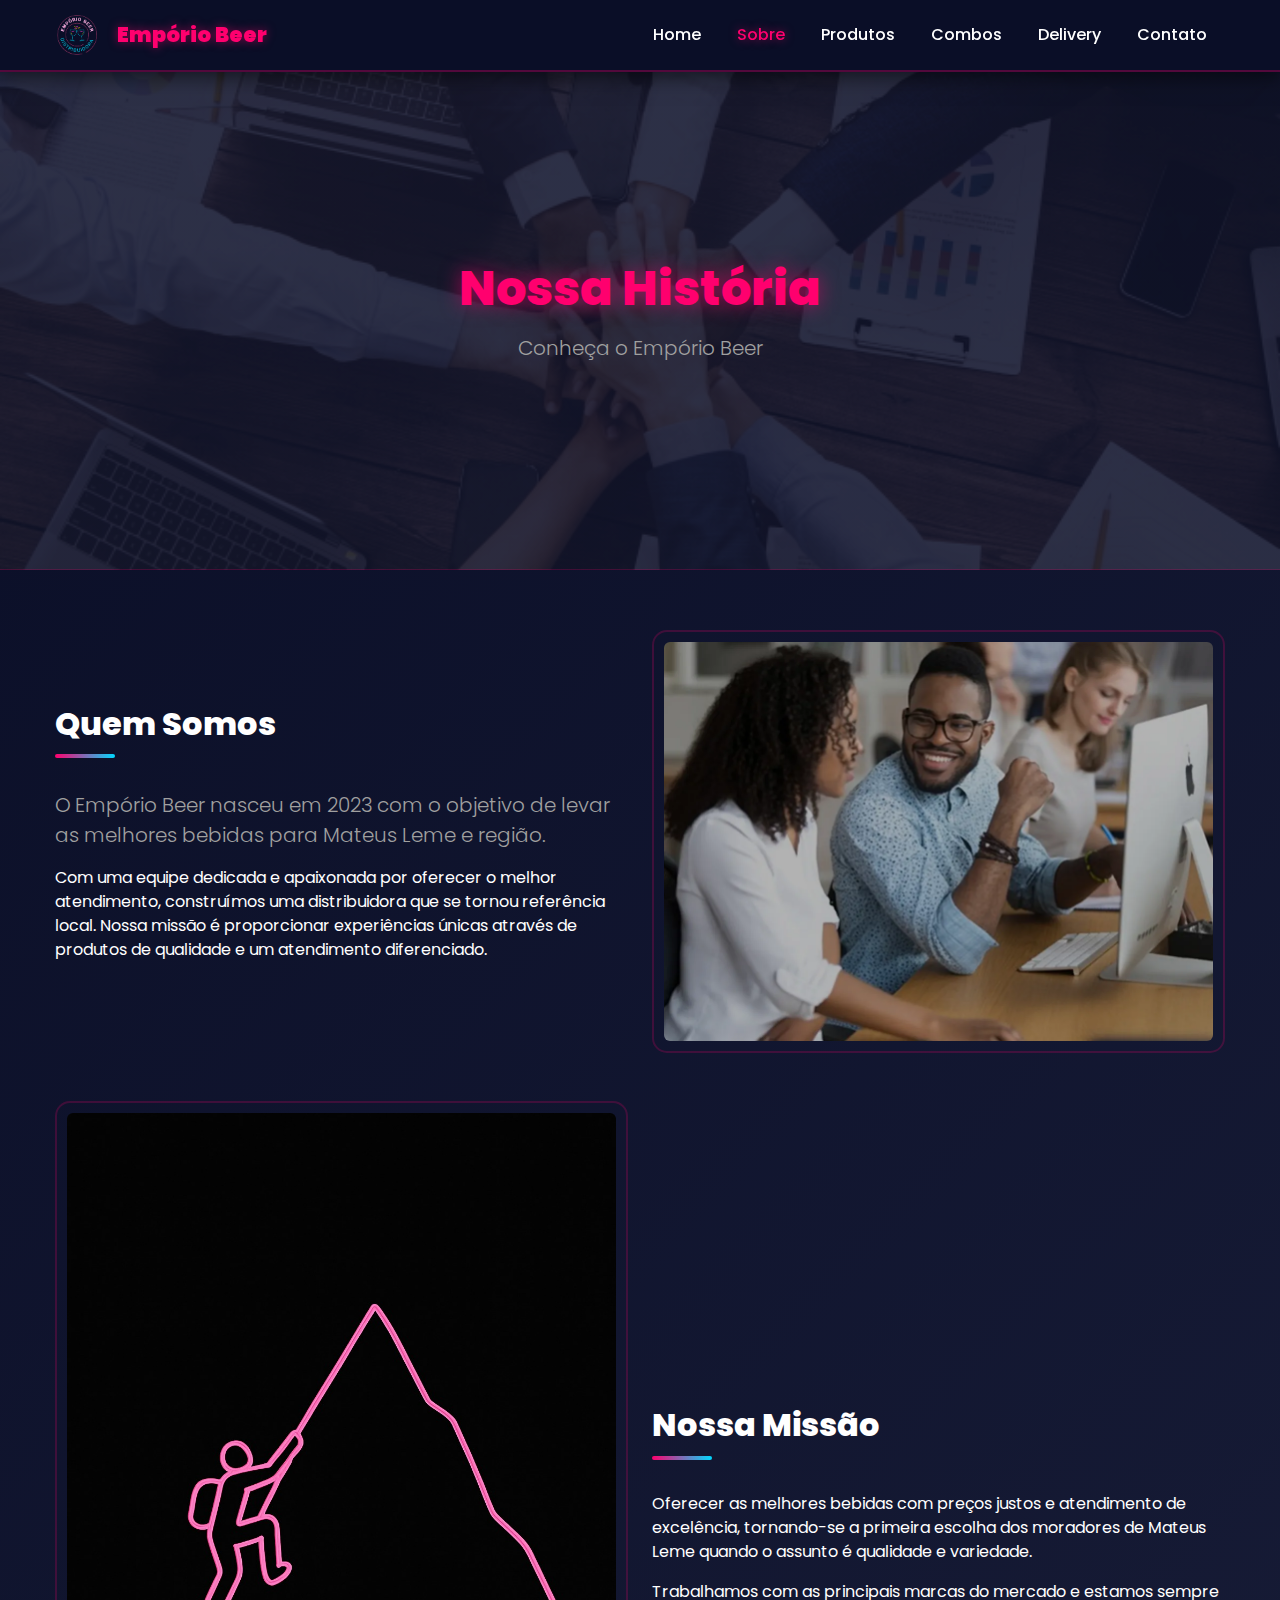
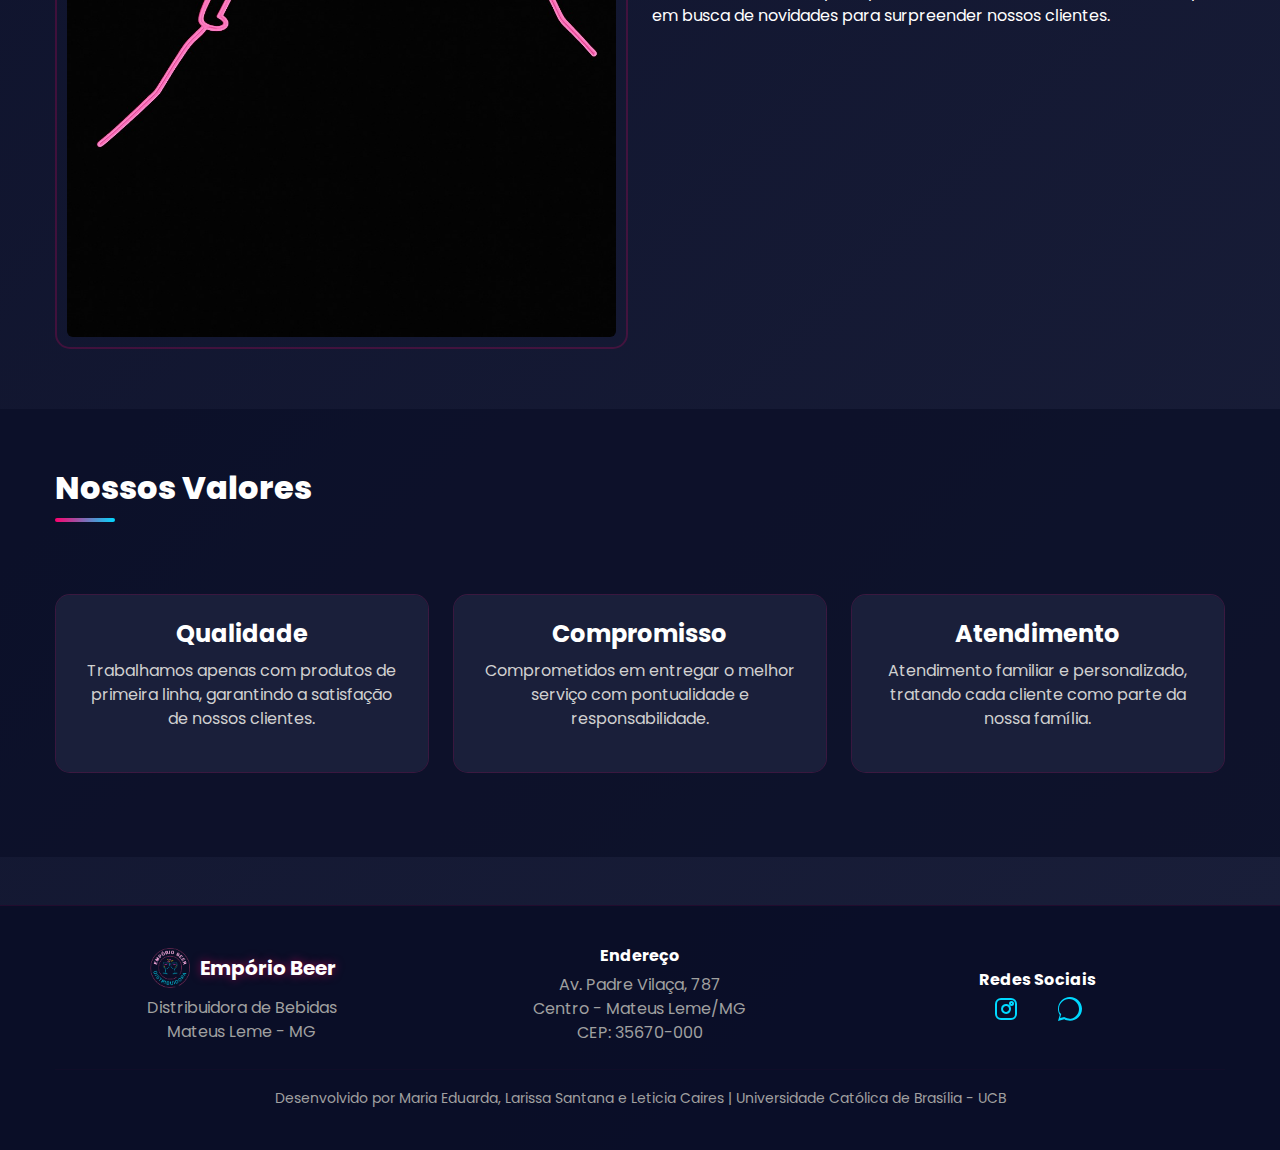
<file: emporio/sobre.html>
<!DOCTYPE html>
<html lang="pt-BR">
<head>
    <meta charset="UTF-8">
    <meta name="viewport" content="width=device-width, initial-scale=1.0">
    <title>Sobre | Empório Beer</title>
    <link href="https://cdn.jsdelivr.net/npm/bootstrap@5.3.0/dist/css/bootstrap.min.css" rel="stylesheet">
    <link rel="stylesheet" href="css/style.css">
</head>
<body>

    <!-- Navbar -->
    <nav class="navbar navbar-expand-lg navbar-dark fixed-top">
        <div class="container">
            <a class="navbar-brand d-flex align-items-center" href="index.html">

                <img src="img/logo.png" alt="Empório Beer" class="logo-img me-2">
                <span class="neon-text"><strong>Empório Beer</strong></span>
            </a>
            <button class="navbar-toggler" type="button" data-bs-toggle="collapse" data-bs-target="#navbarNav">
                <span class="navbar-toggler-icon"></span>
            </button>
            <div class="collapse navbar-collapse" id="navbarNav">
                <ul class="navbar-nav ms-auto">
                    <li class="nav-item"><a class="nav-link" href="index.html">Home</a></li>
                    <li class="nav-item"><a class="nav-link active" href="sobre.html">Sobre</a></li>
                    <li class="nav-item"><a class="nav-link" href="produtos.html">Produtos</a></li>
                    <li class="nav-item"><a class="nav-link" href="combos.html">Combos</a></li>
                    <li class="nav-item"><a class="nav-link" href="delivery.html">Delivery</a></li>
                    <li class="nav-item"><a class="nav-link" href="contato.html">Contato</a></li>
                </ul>
            </div>
        </div>
    </nav>

    <!-- Header da Página -->
    <section class="hero sobre-hero d-flex align-items-center justify-content-center text-center">
        <div>
            <h1 class="display-2 neon-text glow">Nossa História</h1>
            <p class="lead">Conheça o Empório Beer</p>
        </div>
    </section>

    <!-- História -->
    <section class="py-5">
        <div class="container">
            <div class="row align-items-center mb-5">
                <div class="col-md-6 scroll-item">
                    <h2 class="section-title">Quem Somos</h2>
                    <p class="lead">O Empório Beer nasceu em 2023 com o objetivo de levar as melhores bebidas para Mateus Leme e região.</p>
                    <p>Com uma equipe dedicada e apaixonada por oferecer o melhor atendimento, construímos uma distribuidora que se tornou referência local. Nossa missão é proporcionar experiências únicas através de produtos de qualidade e um atendimento diferenciado.</p>
                </div>
                <div class="col-md-6 scroll-item">
                    <div class="neon-box">
                        <img src="img/sobrenos.webp" alt="Quem Somos" class="img-fluid rounded">
                    </div>
                </div>
            </div>

            <div class="row align-items-center">
                <div class="col-md-6 order-md-2 scroll-item">
                    <h2 class="section-title">Nossa Missão</h2>
                    <p>Oferecer as melhores bebidas com preços justos e atendimento de excelência, tornando-se a primeira escolha dos moradores de Mateus Leme quando o assunto é qualidade e variedade.</p>
                    <p>Trabalhamos com as principais marcas do mercado e estamos sempre em busca de novidades para surpreender nossos clientes.</p>
                </div>
                <div class="col-md-6 order-md-1 scroll-item">
                    <div class="neon-box">
                        <img src="img/missao.jpeg" alt="Nossa Missão" class="img-fluid rounded">
                    </div>
                </div>
            </div>
        </div>
    </section>

    <!-- Valores -->
    <section class="py-5 bg-dark">
        <div class="container">
            <h2 class="section-title text-center mb-5 scroll-item">Nossos Valores</h2>
            <div class="row g-4">
                <div class="col-md-4">
                    <div class="card bg-dark-custom h-100 text-center scroll-item">
                        <div class="card-body">
                            <h4 class="text-pink">Qualidade</h4>
                            <p>Trabalhamos apenas com produtos de primeira linha, garantindo a satisfação de nossos clientes.</p>
                        </div>
                    </div>
                </div>
                <div class="col-md-4">
                    <div class="card bg-dark-custom h-100 text-center scroll-item">
                        <div class="card-body">
                            <h4 class="text-pink">Compromisso</h4>
                            <p>Comprometidos em entregar o melhor serviço com pontualidade e responsabilidade.</p>
                        </div>
                    </div>
                </div>
                <div class="col-md-4">
                    <div class="card bg-dark-custom h-100 text-center scroll-item">
                        <div class="card-body">
                            <h4 class="text-pink">Atendimento</h4>
                            <p>Atendimento familiar e personalizado, tratando cada cliente como parte da nossa família.</p>
                        </div>
                    </div>
                </div>
            </div>
        </div>
    </section>

    <!-- Footer -->
    <footer class="footer py-4 mt-5">
        <div class="container">
            <div class="row align-items-center mb-4">
                <div class="col-md-4 text-center text-md-start">
                    <div class="d-flex align-items-center justify-content-center justify-content-md-start gap-2">
                        <img src="img/logo.png" alt="Empório Beer" class="logo-img">
                        <h5 class="neon-text mb-0">Empório Beer</h5>
                    </div>
                    <p class="mb-0 mt-2">Distribuidora de Bebidas<br>Mateus Leme - MG</p>
                </div>
                <div class="col-md-4 text-center">
                    <h6>Endereço</h6>
                    <p class="mb-0">Av. Padre Vilaça, 787<br>Centro - Mateus Leme/MG<br>CEP: 35670-000</p>
                </div>
                <div class="col-md-4 text-center text-md-end">
                    <h6>Redes Sociais</h6>
                    <div class="social-icons">
                        <a href="https://instagram.com/emporio_beer_distribuidora" class="text-decoration-none me-3" target="_blank" title="Instagram">
                            <svg width="24" height="24" viewBox="0 0 24 24" fill="none" stroke="currentColor" stroke-width="2" style="color: #00d9ff;">
                                <rect x="2" y="2" width="20" height="20" rx="5" ry="5"></rect>
                                <path d="M16 11.37A4 4 0 1 1 12.63 8 4 4 0 0 1 16 11.37z"></path>
                                <circle cx="17.5" cy="6.5" r="1.5"></circle>
                            </svg>
                        </a>
                        <a href="#" class="text-decoration-none" target="_blank" title="WhatsApp">
                            <svg width="24" height="24" viewBox="0 0 24 24" fill="currentColor" style="color: #00d9ff;">
                                <path d="M12 0C5.37 0 0 5.37 0 12c0 2.1.62 4.16 1.76 5.92L0 24l6.29-1.67c1.67.96 3.57 1.47 5.71 1.47 6.63 0 12-5.37 12-12S18.63 0 12 0zm0 21.6c-1.9 0-3.76-.5-5.4-1.43l-.4-.22-4.08 1.09 1.12-4.02-.23-.37C1.49 16.25 1 14.17 1 12c0-5.52 4.48-10 10-10s10 4.48 10 10-4.48 10-10 10z"/>
                            </svg>
                        </a>
                    </div>
                </div>
            </div>
            <hr class="my-3">
            <div class="text-center">
                <p class="mb-0"><small>Desenvolvido por Maria Eduarda, Larissa Santana e Leticia Caires | Universidade Católica de Brasília - UCB</small></p>
            </div>
        </div>
    </footer>

    <script src="https://cdn.jsdelivr.net/npm/bootstrap@5.3.0/dist/js/bootstrap.bundle.min.js"></script>
    <script src="js/script.js"></script>
</body>
</html>
</file>
<file: emporio/css/style.css>
@import url('https://fonts.googleapis.com/css2?family=Poppins:wght@300;400;600;700;800&display=swap');

:root {
    --primary-color: #ff006e;
    --secondary-color: #00d9ff;
    --dark-bg: #0a0e27;
    --card-bg: #1a1f3a;
    --text-light: #ffffff;
    --text-muted: #a0a0a0;
}

* {
    margin: 0;
    padding: 0;
    box-sizing: border-box;
}

html, body {
    font-family: 'Poppins', sans-serif;
    background-color: var(--dark-bg);
    color: var(--text-light);
    background: linear-gradient(135deg, var(--dark-bg) 0%, var(--card-bg) 100%);
}

/* NAVBAR */
.navbar {
    background: #0a0e27 !important;
    border-bottom: 2px solid rgba(255, 0, 110, 0.3);
    box-shadow: 0 4px 20px rgba(0, 0, 0, 0.6);
    padding: 10px 0 !important;
}

.navbar-brand {
    font-size: 1.3rem;
    font-weight: 700;
    display: flex;
    align-items: center;
    gap: 10px;
}

.logo-img {
    height: 40px;
    width: auto;
    object-fit: contain;
}

.neon-text {
    color: var(--primary-color);
    text-shadow: 0 0 10px rgba(255, 0, 110, 0.5);
    font-weight: 800;
    white-space: nowrap;
}

.nav-link {
    color: var(--text-light) !important;
    font-weight: 500;
    margin: 0 10px;
    transition: all 0.3s ease;
}

.nav-link:hover,
.nav-link.active {
    color: var(--primary-color) !important;
    text-shadow: 0 0 10px rgba(255, 0, 110, 0.5);
}

/* HERO */
.hero {
    border-bottom: 1px solid rgba(255, 0, 110, 0.2);
    margin-top: 70px;
    padding: 120px 0;
    display: flex;
    align-items: center;
    justify-content: center;
    text-align: center;
    min-height: 500px;
}

.hero-bg {
    background: linear-gradient(135deg, rgba(10, 14, 39, 0.85) 0%, rgba(10, 14, 39, 0.85) 100%), url('../img/homepage.jpg') center/cover no-repeat;
    background-attachment: fixed;
}

/* Hero para página Sobre */
.hero.sobre-hero {
    background: linear-gradient(135deg, rgba(10, 14, 39, 0.85) 0%, rgba(10, 14, 39, 0.85) 100%), url('../img/About-Us.jpg') center/cover no-repeat;
}

.glow {
    color: var(--primary-color);
    text-shadow: 0 0 20px rgba(255, 0, 110, 0.6);
    font-weight: 800;
}

.display-1 {
    font-size: 5rem;
    font-weight: 800;
}

.display-2 {
    font-size: 3rem;
    font-weight: 800;
    margin-bottom: 1rem;
}

.display-4 {
    font-size: 2.5rem;
    font-weight: 800;
}

.lead {
    font-size: 1.25rem;
    color: var(--text-muted);
}

/* SECTIONS */
section {
    padding: 60px 0;
}

.py-5 {
    padding: 60px 0 !important;
}

.py-4 {
    padding: 40px 0 !important;
}

.container {
    max-width: 1200px;
    padding: 0 15px;
    margin: 0 auto;
}

.section-title {
    font-size: 2rem;
    font-weight: 800;
    color: var(--text-light);
    margin-bottom: 2rem;
    position: relative;
    display: inline-block;
    padding-bottom: 15px;
}

.section-title::after {
    content: '';
    position: absolute;
    bottom: 0;
    left: 0;
    width: 60px;
    height: 4px;
    background: linear-gradient(90deg, var(--primary-color), var(--secondary-color));
    border-radius: 2px;
}

/* CARDS */
.card {
    border: 1px solid rgba(255, 0, 110, 0.2);
    border-radius: 15px;
    overflow: hidden;
    transition: all 0.3s ease;
    background: var(--card-bg);
    height: 100%;
}

.bg-dark-custom {
    background: linear-gradient(135deg, var(--card-bg) 0%, rgba(26, 31, 58, 0.8) 100%);
    border: 1px solid rgba(255, 0, 110, 0.15);
}

.card:hover {
    transform: translateY(-8px);
    border-color: rgba(255, 0, 110, 0.5);
    box-shadow: 0 15px 40px rgba(255, 0, 110, 0.2);
}

.card-img-top {
    width: 100%;
    height: 250px;
    object-fit: cover;
    display: block;
}

.card-body {
    padding: 25px;
    background: var(--card-bg);
}

.card-title,
.card-body h3,
.card-body h4,
.card-body h5 {
    font-weight: 700;
    margin-bottom: 10px;
    color: var(--text-light);
}

.text-pink {
    color: var(--primary-color);
}

.card-text {
    color: #d0d0d0;
    font-size: 0.95rem;
    line-height: 1.6;
}

.card-body p {
    color: #d0d0d0 !important;
}

.h-100 {
    height: 100%;
}

/* BACKGROUND */
.bg-dark {
    background-color: rgba(10, 14, 39, 0.7) !important;
}

/* BUTTONS */
.btn-custom {
    background: linear-gradient(90deg, var(--primary-color), var(--secondary-color));
    border: none;
    color: var(--dark-bg);
    font-weight: 700;
    padding: 12px 35px;
    border-radius: 50px;
    transition: all 0.3s ease;
    text-transform: uppercase;
    letter-spacing: 1px;
}

.btn-custom:hover {
    transform: scale(1.05);
    box-shadow: 0 10px 30px rgba(255, 0, 110, 0.4);
    color: var(--dark-bg);
}

.btn-outline-custom {
    border: 2px solid var(--primary-color);
    color: var(--primary-color);
    background: transparent;
    font-weight: 700;
}

.btn-outline-custom:hover {
    background: var(--primary-color);
    color: var(--dark-bg);
}

.btn-lg {
    padding: 15px 40px;
    font-size: 1.1rem;
}

.btn-sm {
    padding: 8px 15px;
    font-size: 0.875rem;
}

/* FOOTER */
.footer {
    background: rgba(10, 14, 39, 0.95);
    border-top: 1px solid rgba(255, 0, 110, 0.1);
    color: var(--text-muted);
    text-align: center;
}

.footer h5,
.footer h6 {
    color: var(--text-light);
    font-weight: 700;
}

.footer a {
    color: var(--secondary-color);
    text-decoration: none;
    transition: all 0.3s ease;
    display: inline-block;
}

.footer a:hover {
    color: var(--primary-color);
    text-shadow: 0 0 10px rgba(255, 0, 110, 0.5);
    transform: scale(1.2);
}

.footer a svg {
    transition: all 0.3s ease;
}

.footer a:hover svg {
    filter: drop-shadow(0 0 8px rgba(255, 0, 110, 0.6));
}

.footer hr {
    border-color: rgba(255, 0, 110, 0.1);
}

.social-icons {
    display: flex;
    justify-content: center;
    gap: 1.5rem;
}

/* GRID & LAYOUT */
.row {
    display: flex;
    flex-wrap: wrap;
    margin: 0 -12px;
}

.g-4 > * {
    padding: 0 12px;
    margin-bottom: 24px;
}

.col-md-6 {
    flex: 0 0 50%;
    padding: 0 12px;
}

.col-md-4 {
    flex: 0 0 33.33%;
    padding: 0 12px;
}

.col-md-3 {
    flex: 0 0 25%;
    padding: 0 12px;
}

.d-flex {
    display: flex !important;
}

.align-items-center {
    align-items: center !important;
}

.justify-content-center {
    justify-content: center !important;
}

.align-items-stretch {
    align-items: stretch !important;
}

.text-center {
    text-align: center !important;
}

.text-decoration-none {
    text-decoration: none !important;
}

.text-secondary {
    color: var(--text-muted) !important;
}

.me-2 {
    margin-right: 0.5rem !important;
}

.ms-auto {
    margin-left: auto !important;
}

.mb-4 {
    margin-bottom: 1.5rem !important;
}

.mb-3 {
    margin-bottom: 1rem !important;
}

.mb-2 {
    margin-bottom: 0.5rem !important;
}

.mb-0 {
    margin-bottom: 0 !important;
}

.mt-5 {
    margin-top: 3rem !important;
}

.mt-4 {
    margin-top: 1.5rem !important;
}

.mt-3 {
    margin-top: 1rem !important;
}

.mt-2 {
    margin-top: 0.5rem !important;
}

.my-4 {
    margin-top: 1.5rem !important;
    margin-bottom: 1.5rem !important;
}

/* UTILITIES */
.list-unstyled {
    list-style: none;
}

.list-unstyled li {
    margin-bottom: 0.5rem;
}

.img-fluid {
    max-width: 100%;
    height: auto;
}

.rounded {
    border-radius: 15px;
}

.neon-box {
    border: 2px solid rgba(255, 0, 110, 0.2);
    border-radius: 15px;
    padding: 10px;
    overflow: hidden;
}

/* RESPONSIVE */
@media (max-width: 768px) {
    .col-md-6,
    .col-md-4,
    .col-md-3 {
        flex: 0 0 100%;
        padding: 0 12px;
    }

    .display-1 {
        font-size: 3rem;
    }

    .display-2 {
        font-size: 2rem;
    }

    .display-4 {
        font-size: 1.5rem;
    }

    .section-title {
        font-size: 1.5rem;
    }

    .card-img-top {
        height: 150px;
    }

    .navbar-brand {
        font-size: 1.1rem;
    }

    .logo-img {
        height: 30px;
    }
}
</file>
